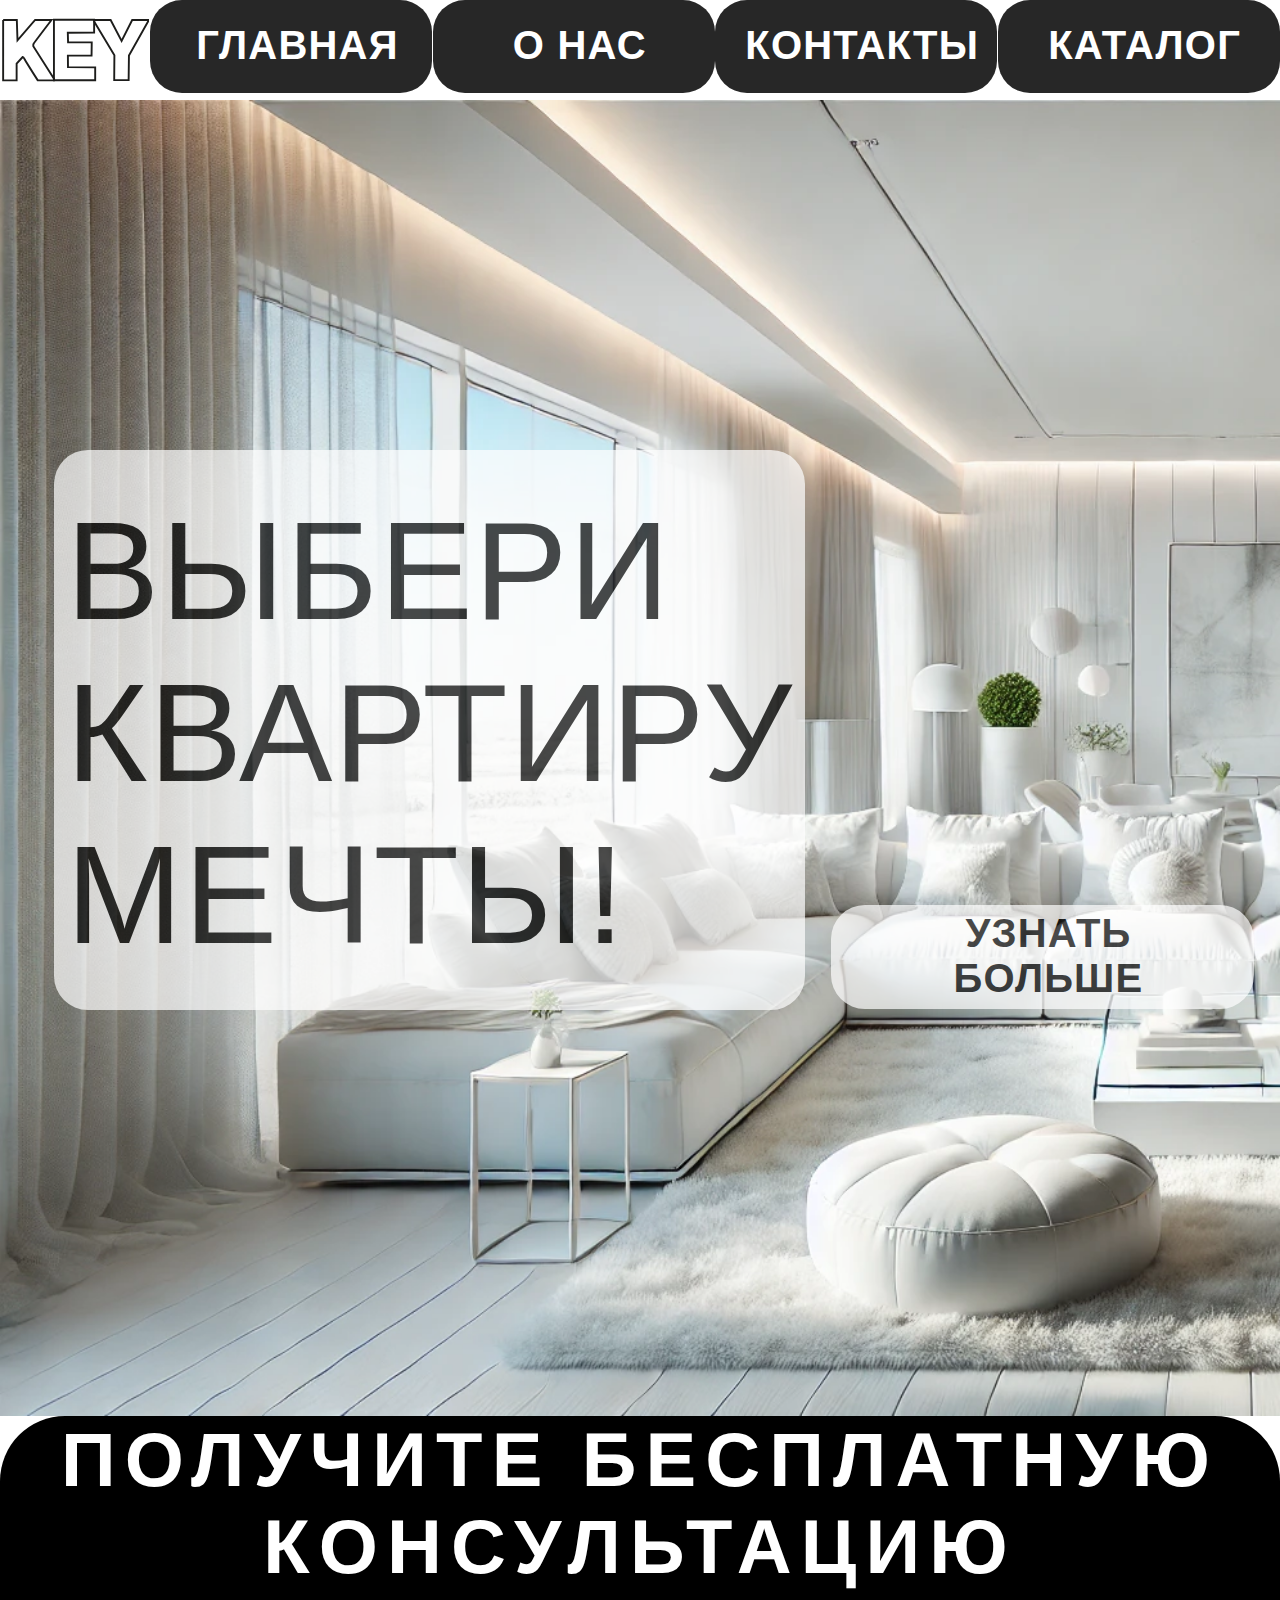
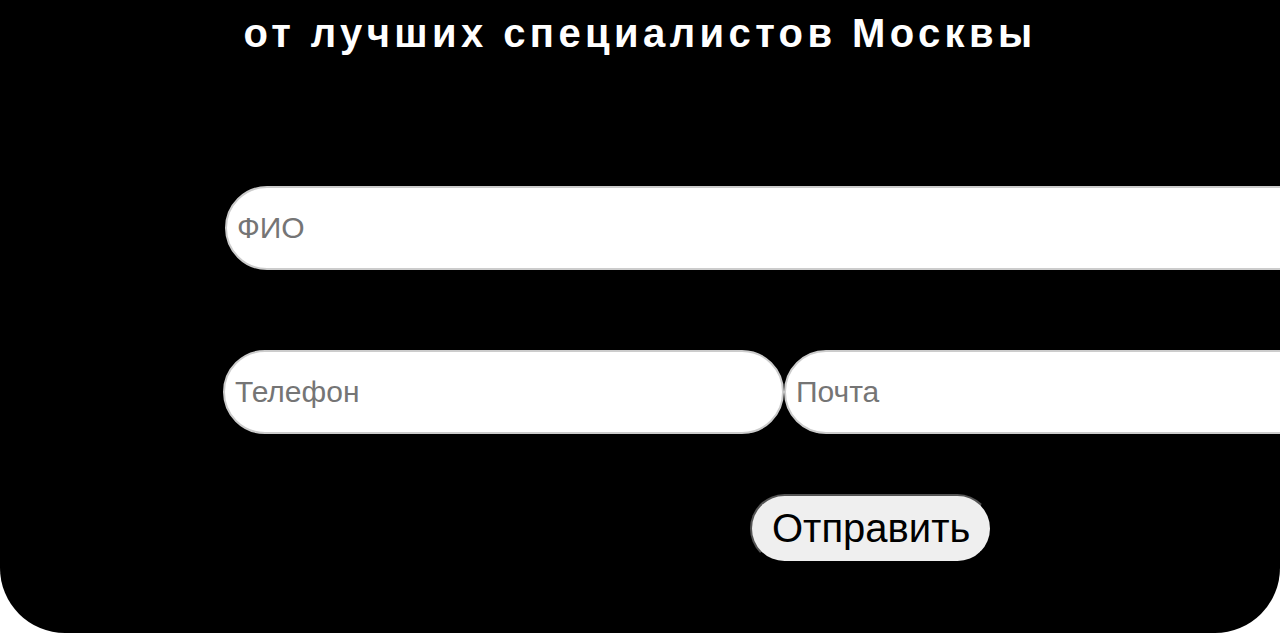
<file: index.html>
<!DOCTYPE html>
<html lang="en">
<head>
    <meta charset="UTF-8">
    <meta name="viewport" content="width=device-width, initial-scale=1.0">
    <title>KEY</title>
    <link rel="stylesheet" href="style.css"
</head>
<body>
<header>
    <div class = 'zagolovki'><img src="img\key logo.svg" height="100px"; width="150px">
        <div class = rectangle><a class = 'text' href="index.html">ГЛАВНАЯ</a></div>
        <div class = 'rectangle'><a class = 'text' href="we.html">О НАС</a></div>
        <div class = 'rectangle'><a class = 'text' href="rieltor.html">КОНТАКТЫ</a></div>
        <div class = 'rectangle'><a class = 'text' href="catalog.html">КАТАЛОГ</a></div>
    </div>
</header>
    <div class = 'osnova' hei>
        <div class = 'vbor'>
            <div class = 'text2'>ВЫБЕРИ КВАРТИРУ МЕЧТЫ!</div>
        </div>
        <div class = 'uz'>
            <div class = 'more'>
                <a class = 'text1' href = "we.html"> УЗНАТЬ БОЛЬШЕ</a>
            </div>
        </div>
    </div>
    <div class = 'cons'>
        <div class = 'texte'> ПОЛУЧИТЕ БЕСПЛАТНУЮ КОНСУЛЬТАЦИЮ</div>
        <div class = 'spec'>от лучших специалистов Москвы</div>
        <div class="input-container">
            <div class = 'fio'> <input type="text" class="input-field long-input" placeholder="ФИО"></div>
        </div>
        <div class = 'dann'>

            <div class="input-container">
                <input type="text" class="input-field short-input" placeholder="Телефон" id="phone">
            </div>
    
            <div class="input-container">
                <input type="text" class="input-field short-input" placeholder="Почта" id="email">
            </div>
    
        </div>
        <div class = 'but'><button class="butter" onclick="submitForm()">Отправить</button></div>

        <div id="message"></div>
    </div>
    

    



    <script src="js/scriptindex.js"></script>


  


  

</body>
</html>
</file>
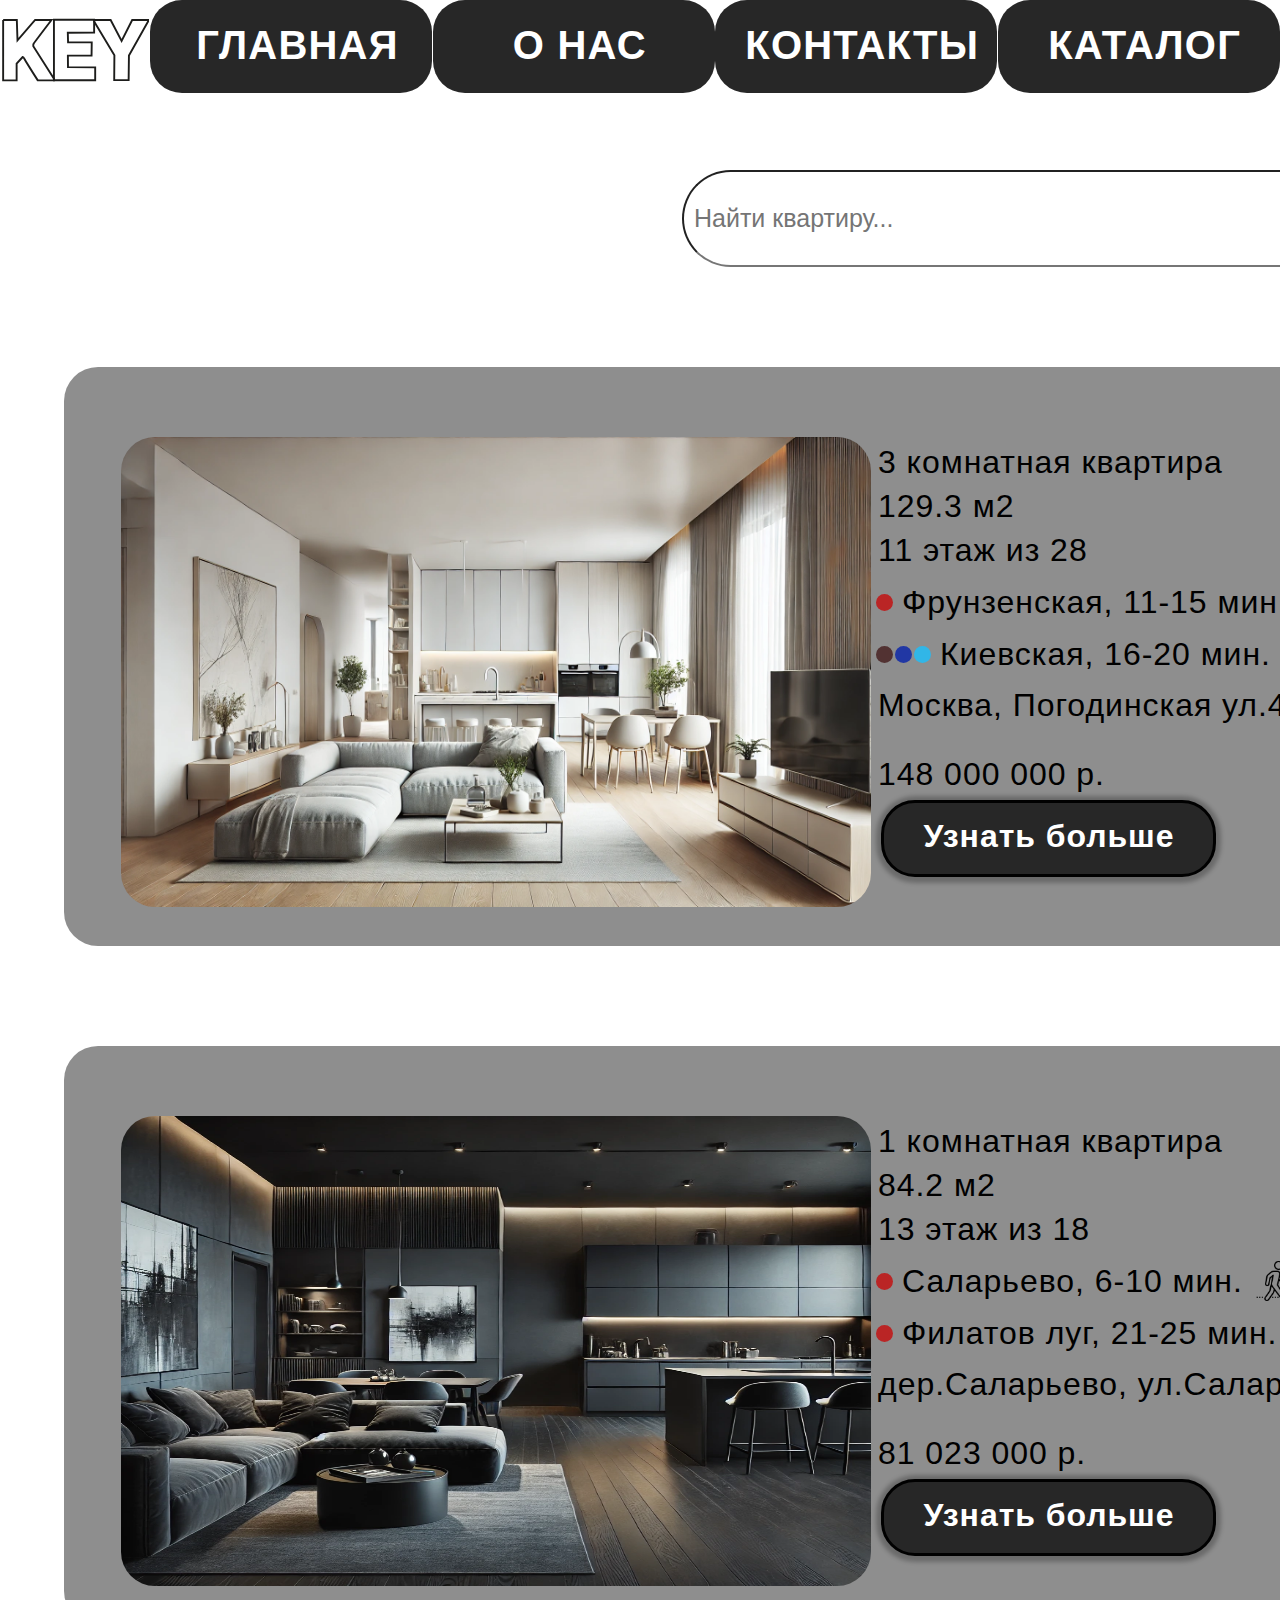
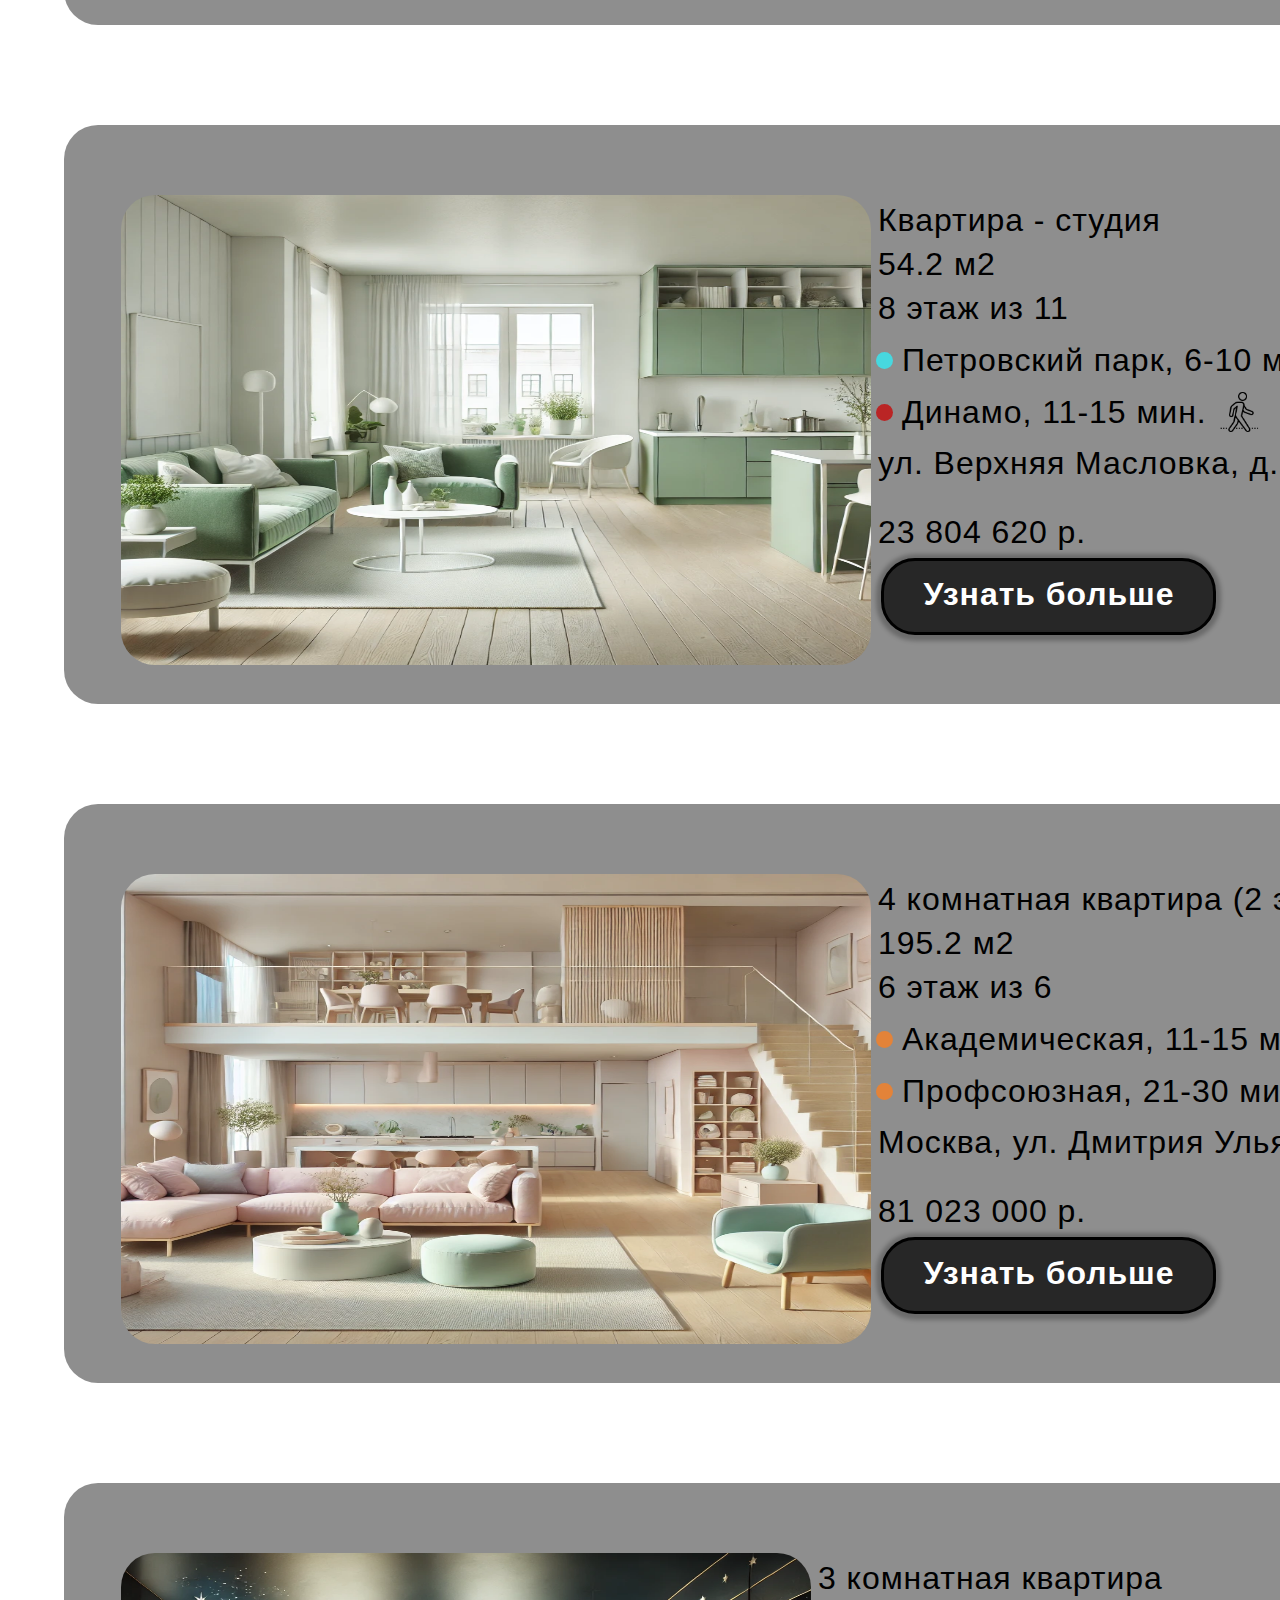
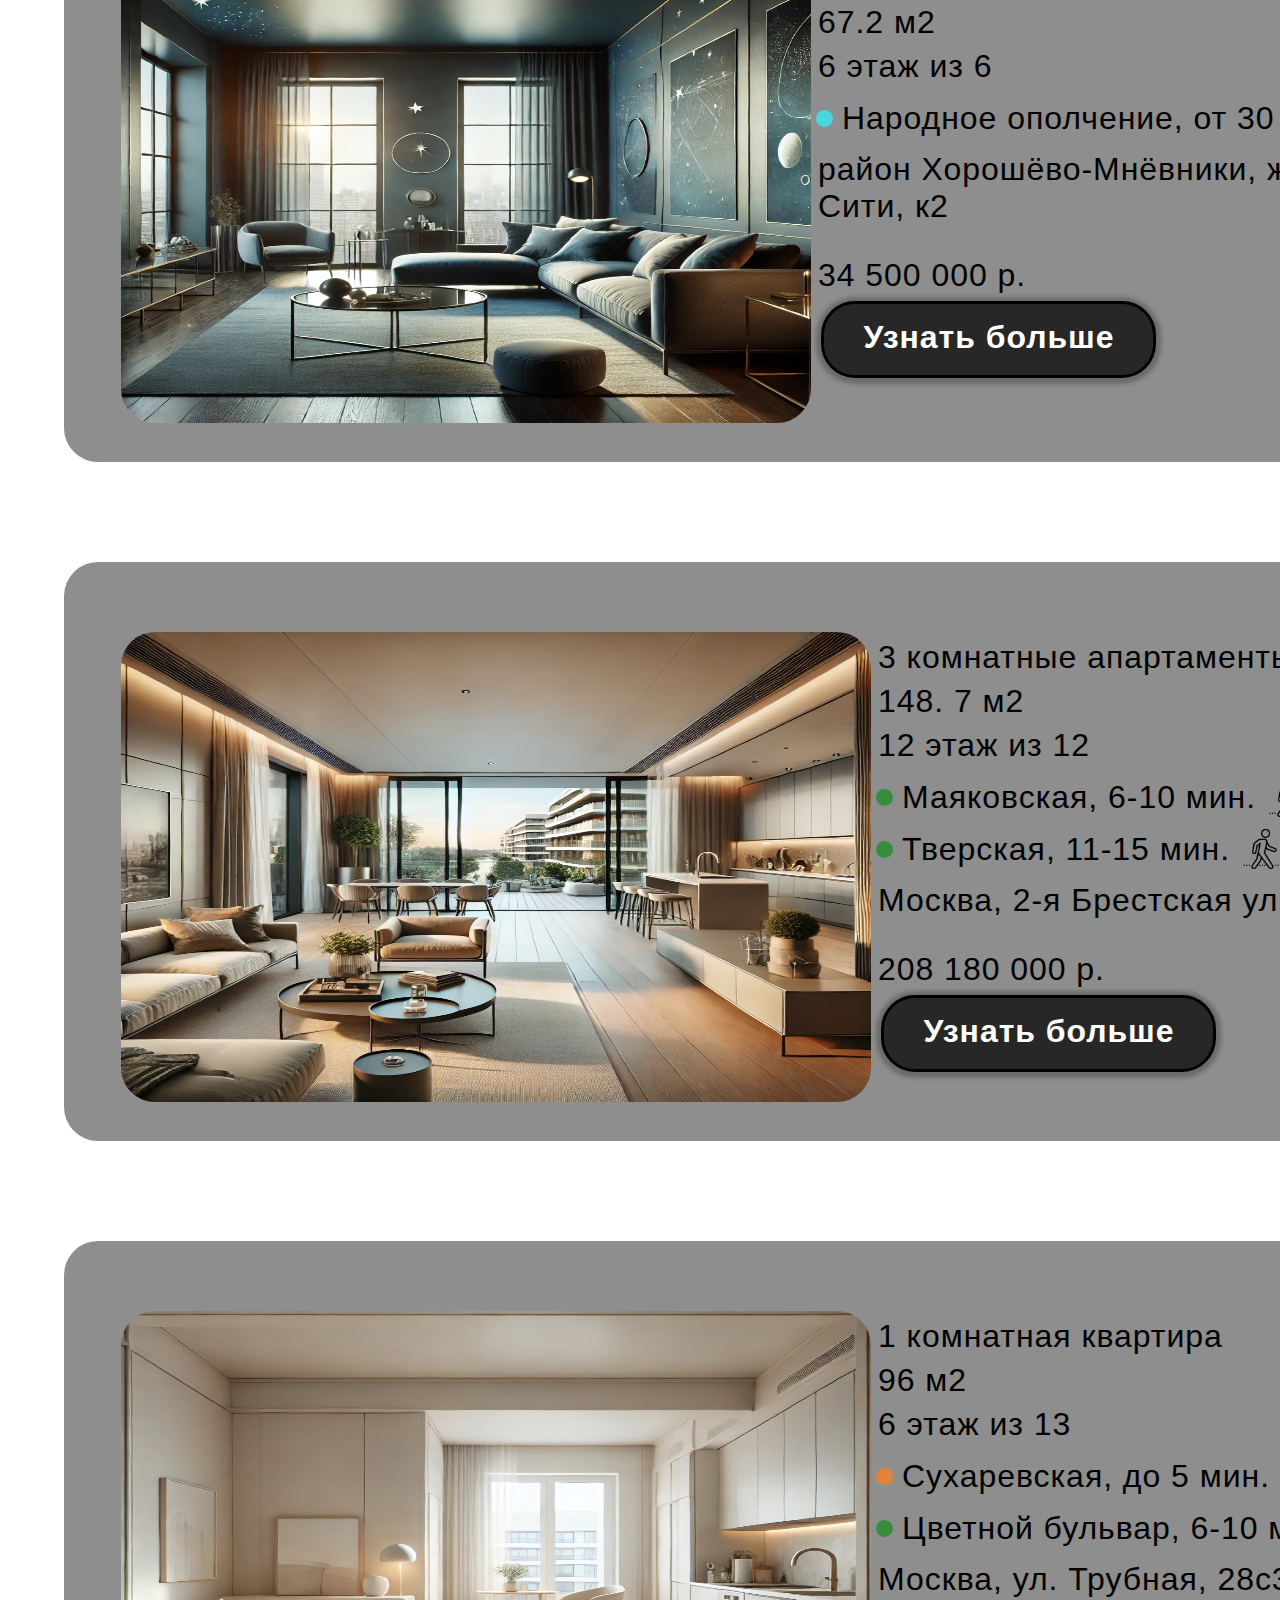
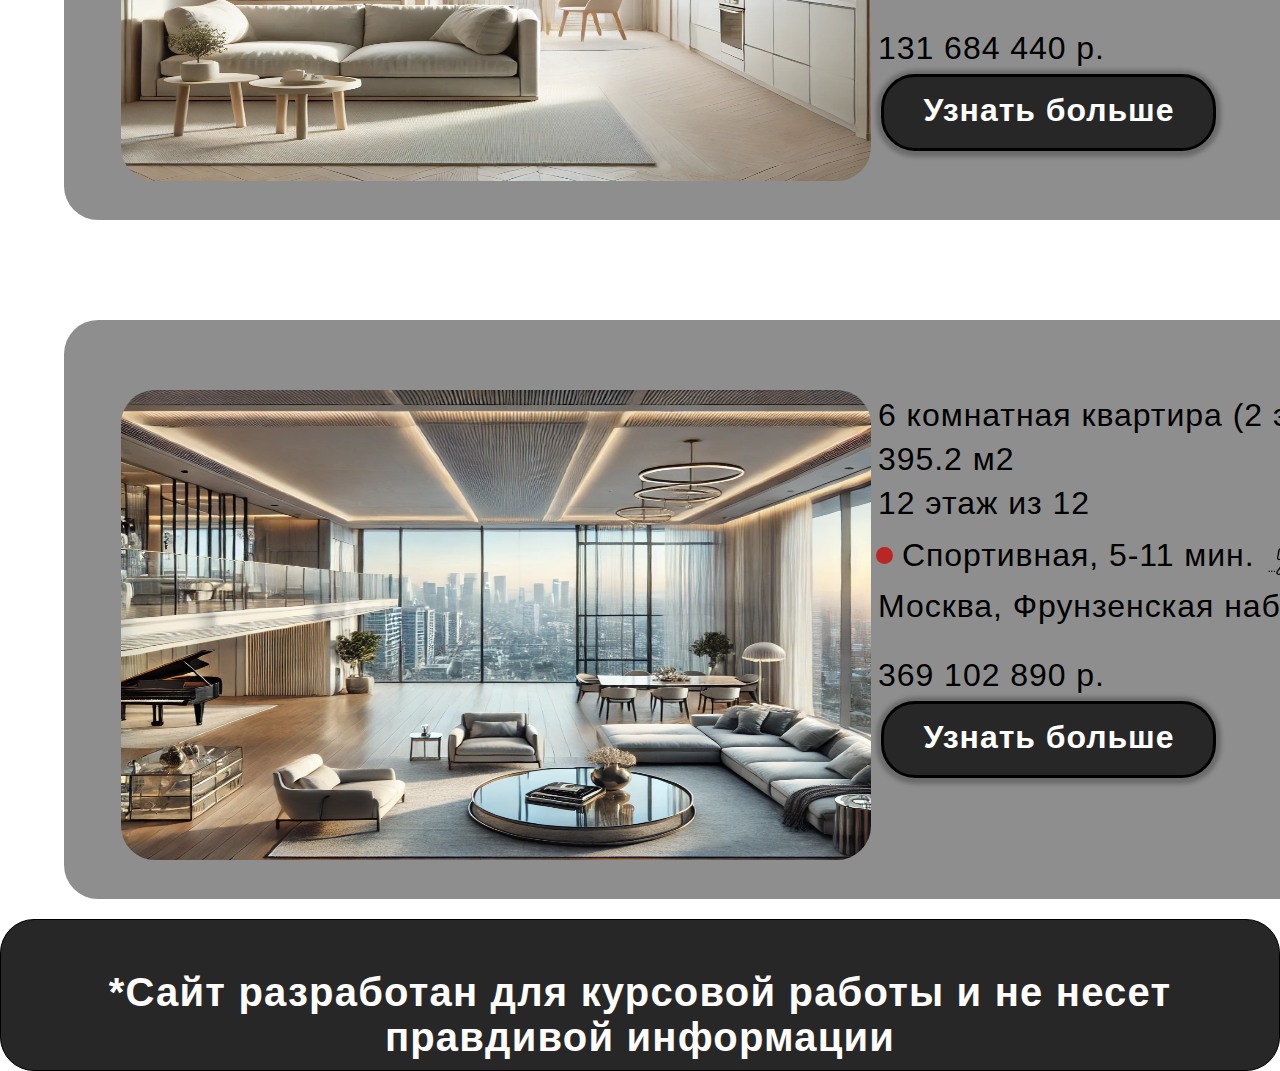
<file: catalog.html>
<!DOCTYPE html>
<html lang="en">
<head>
    <meta charset="UTF-8">
    <meta name="viewport" content="width=device-width, initial-scale=1.0">
    <title>KEY</title>
    <link rel="stylesheet" href="style.css">
</head>
<body>
    <header>
        <div class = 'zagolovki'><img src="img\key logo.svg" height="100px"; width="150px">
        <div class = rectangle><a class = 'text' href="index.html">ГЛАВНАЯ</a></div>
        <div class = 'rectangle'><a class = 'text' href="we.html">О НАС</a></div>
        <div class = 'rectangle'><a class = 'text' href="rieltor.html">КОНТАКТЫ</a></div>
        <div class = 'rectangle'><a class = 'text' href="catalog.html">КАТАЛОГ</a></div>
        </div>
    </header>
    <div class="filter">
        <label for="filterInput"></label>
        <input type="text" id="filterInput" placeholder="Найти квартиру...">
    </div>
    <div id="itemList">
        <div class="item"><div class = 'rebcatalog'>
            
                <div class = rielt>
                    <img src = 'img\tribe.webp' height="470px" width="750px">
                    <div><p class = 'ps1'>3 комнатная квартира</p>
                        <p class = 'ps1'>129.3 м2</p>
                        <p class = 'ps1'>11 этаж из 28</p>
                        <div class="circle-container">
                            <div class="circle"></div>
                            <div class="ps1">Фрунзенская, 11-15 мин.</div>
                            <img class="image" src="img\hod.png" alt="Картинка">
                        </div>
                        <div class="circle-container">
                            <div class="circle1"></div>
                            <div class="circle2"></div>
                            <div class="circle3"></div>
                            <div class="ps1">Киевская, 16-20 мин.</div>
                            <img class="image" src="img\hod.png" alt="Картинка">
                        </div>
                        <p class = 'ps1'>Москва, Погодинская ул.4</p>
                        <p></p>
                        <p></p>
                        <p class = 'ps1'>148 000 000 р.</p>
                        <div class = 'morekv'>
                            <div class = 'textcnopka'><a class="fknopka" href="more.html">Узнать больше</a></div>
                        </div>
                    </div>
                      
                </div>
            
        </div>
        
    </div>
    <div id="itemList">
        <div class="item"><div class = 'rebcatalog'>
            
                <div class = rielt>
                    <img src = 'img\blackod.png' height="470px" width="750px">
                    <div><p class = 'ps1'>1 комнатная квартира</p>
                        <p class = 'ps1'>84.2 м2</p>
                        <p class = 'ps1'>13 этаж из 18</p>
                        <div class="circle-container">
                            <div class="circle"></div>
                            <div class="ps1">Саларьево, 6-10 мин.</div>
                            <img class="image" src="img\hod.png" alt="Картинка">
                        </div>
                        <div class="circle-container">
                            <div class="circle"></div>
                            <div class="ps1">Филатов луг, 21-25 мин.</div>
                            <img class="image" src="img\hod.png" alt="Картинка">
                        </div>
                        <p class = 'ps1'>дер.Саларьево, ул.Саларьевская,
                            д.9</p>
                        <p></p>
                        <p></p>
                        <p class = 'ps1'>81 023 000 р.</p>
                        <div class = 'morekv'>
                            <div class = 'textcnopka'>Узнать больше</div>
                        </div>
                    </div>
                      
                </div>
            
        </div>
        
    </div>
    <div id="itemList">
        <div class="item"><div class = 'rebcatalog'>
            
                <div class = rielt>
                    <img src = 'img\studia.webp' height="470px" width="750px">
                    <div><p class = 'ps1'>Квартира - студия</p>
                        <p class = 'ps1'>54.2 м2</p>
                        <p class = 'ps1'>8 этаж из 11</p>
                        <div class="circle-container">
                            <div class="circle4"></div>
                            <div class="ps1">Петровский парк, 6-10 мин.</div>
                            <img class="image" src="img\hod.png" alt="Картинка">
                        </div>
                        <div class="circle-container">
                            <div class="circle"></div>
                            <div class="ps1">Динамо, 11-15 мин.</div>
                            <img class="image" src="img\hod.png" alt="Картинка">
                        </div>
                        <p class = 'ps1'>ул. Верхняя Масловка, д.20, стр.1</p>
                        <p></p>
                        <p></p>
                        <p class = 'ps1'>23 804 620 р.</p>
                        <div class = 'morekv'>
                            <div class = 'textcnopka'>Узнать больше</div>
                        </div>
                    </div>
                      
                </div>
            
        </div>
        
    </div>
    <div id="itemList">
        <div class="item"><div class = 'rebcatalog'>
            
                <div class = rielt>
                    <img src = 'img\dvaetaj.webp' height="470px" width="750px">
                    <div><p class = 'ps1'>4 комнатная квартира (2 этажа)</p>
                        <p class = 'ps1'>195.2 м2</p>
                        <p class = 'ps1'>6 этаж из 6</p>
                        <div class="circle-container">
                            <div class="circle5"></div>
                            <div class="ps1">Академическая, 11-15 мин.</div>
                            <img class="image" src="img\hod.png" alt="Картинка">
                        </div>
                        <div class="circle-container">
                            <div class="circle5"></div>
                            <div class="ps1">Профсоюзная, 21-30 мин.</div>
                            <img class="image" src="img\hod.png" alt="Картинка">
                        </div>
                        <p class = 'ps1'>Москва, ул. Дмитрия Ульянова, 31</p>
                        <p></p>
                        <p></p>
                        <p class = 'ps1'>81 023 000 р.</p>
                        <div class = 'morekv'>
                            <div class = 'textcnopka'>Узнать больше</div>
                        </div>
                    </div>
                      
                </div>
            
        </div>
        
    </div>
    <div id="itemList">
        <div class="item"><div class = 'rebcatalog'>
            
                <div class = rielt>
                    <img src = 'img\cosmo.webp' height="470px" width="750px">
                    <div><p class = 'ps1'>3 комнатная квартира</p>
                        <p class = 'ps1'>67.2 м2</p>
                        <p class = 'ps1'>6 этаж из 6</p>
                        <div class="circle-container">
                            <div class="circle4"></div>
                            <div class="ps1">Народное ополчение, от 30 мин.</div>
                            <img class="image" src="img\hod.png" alt="Картинка">
                        </div>
                        <p class = 'ps1'>район Хорошёво-Мнёвники, жк Сидней Сити, к2</p>
                        <p></p>
                        <p></p>
                        <p class = 'ps1'>34 500 000 р.</p>
                        <div class = 'morekv'>
                            <div class = 'textcnopka'>Узнать больше</div>
                        </div>
                    </div>
                      
                </div>
            
        </div>
        
    </div>
    <div id="itemList">
        <div class="item"><div class = 'rebcatalog'>
            
                <div class = rielt>
                    <img src = 'img\terrasa.webp' height="470px" width="750px">
                    <div><p class = 'ps1'>3 комнатные апартаменты</p>
                        <p class = 'ps1'>148. 7 м2</p>
                        <p class = 'ps1'>12 этаж из 12</p>
                        <div class="circle-container">
                            <div class="circle6"></div>
                            <div class="ps1">Маяковская, 6-10 мин.</div>
                            <img class="image" src="img\hod.png" alt="Картинка">
                        </div>
                        <div class="circle-container">
                            <div class="circle6"></div>
                            <div class="ps1">Тверская, 11-15 мин.</div>
                            <img class="image" src="img\hod.png" alt="Картинка">
                        </div>
                        <p class = 'ps1'>Москва, 2-я Брестская ул., 6</p>
                        <p></p>
                        <p></p>
                        <p class = 'ps1'>208 180 000 р.</p>
                        <div class = 'morekv'>
                            <div class = 'textcnopka'>Узнать больше</div>
                        </div>
                    </div>
                      
                </div>
            
        </div>
        
    </div>
    <div id="itemList">
        <div class="item"><div class = 'rebcatalog'>
            
                <div class = rielt>
                    <img src = 'img\odn.webp' height="470px" width="750px">
                    <div><p class = 'ps1'>1 комнатная квартира</p>
                        <p class = 'ps1'>96 м2</p>
                        <p class = 'ps1'>6 этаж из 13</p>
                        <div class="circle-container">
                            <div class="circle5"></div>
                            <div class="ps1">Сухаревская, до 5 мин.</div>
                            <img class="image" src="img\hod.png" alt="Картинка">
                        </div>
                        <div class="circle-container">
                            <div class="circle6"></div>
                            <div class="ps1">Цветной бульвар, 6-10 мин.</div>
                            <img class="image" src="img\hod.png" alt="Картинка">
                        </div>
                        <p class = 'ps1'>Москва, ул. Трубная, 28с3</p>
                        <p></p>
                        <p></p>
                        <p class = 'ps1'>131 684 440 р.</p>
                        <div class = 'morekv'>
                            <div class = 'textcnopka'>Узнать больше</div>
                        </div>
                    </div>
                      
                </div>
            
        </div>
        
    </div>
    <div id="itemList">
        <div class="item"><div class = 'rebcatalog'>
            
                <div class = rielt>
                    <img src = 'img\penthaus.webp' height="470px" width="750px">
                    <div><p class = 'ps1'>6 комнатная квартира (2 этажа)</p>
                        <p class = 'ps1'>395.2 м2</p>
                        <p class = 'ps1'>12 этаж из 12</p>
                        <div class="circle-container">
                            <div class="circle"></div>
                            <div class="ps1">Спортивная, 5-11 мин.</div>
                            <img class="image" src="img\hod.png" alt="Картинка">
                        </div>
                        <p class = 'ps1'>Москва, Фрунзенская наб., вл.30, стр.2</p>
                        <p></p>
                        <p></p>
                        <p class = 'ps1'>369 102 890 р.</p>
                        <div class = 'morekv'>
                            <div class = 'textcnopka'>Узнать больше</div>
                        </div>
                    </div>
                      
                </div>
            
        </div>
        
    </div>
    <footer>
        <div class = 'foot t'>
            *Сайт разработан для курсовой работы и не несет правдивой информации
        </div>
    </footer>
    <script src="js/skriptcatalog.js"></script>
</body>
</html>
</file>
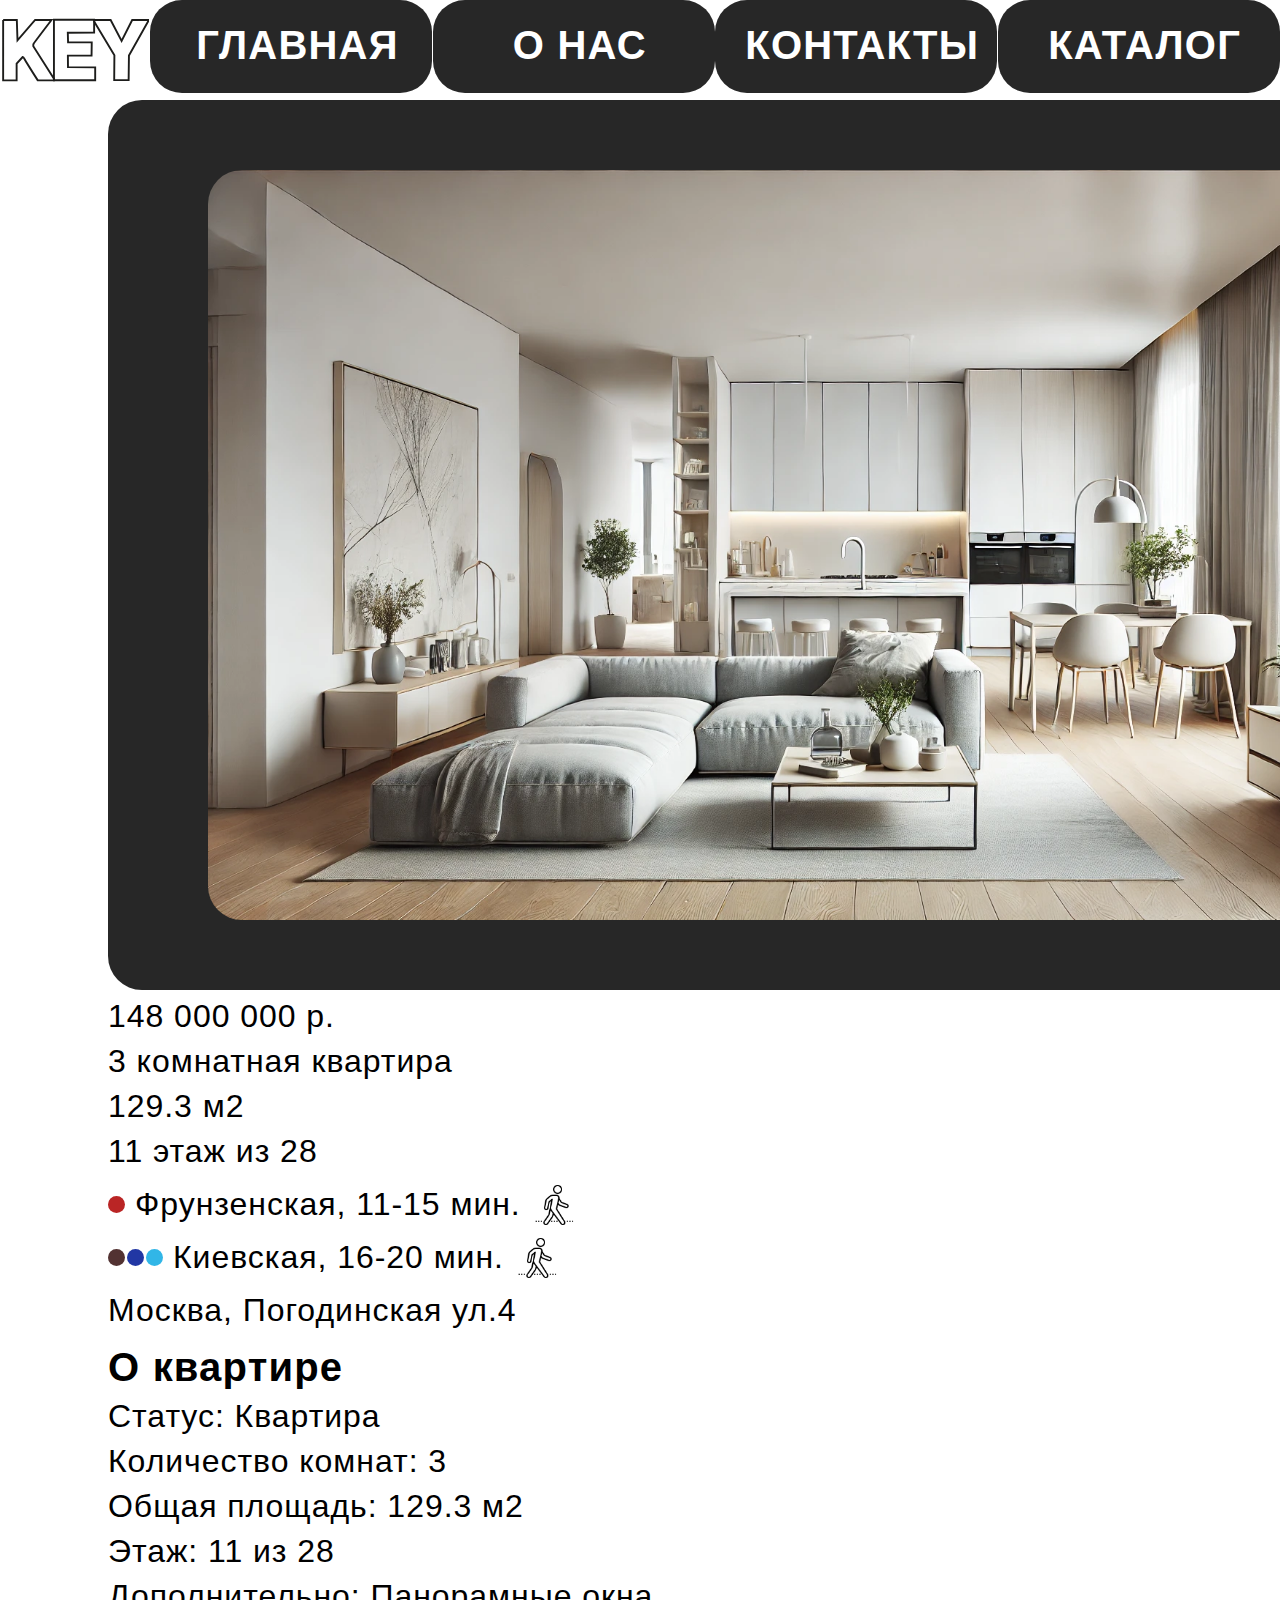
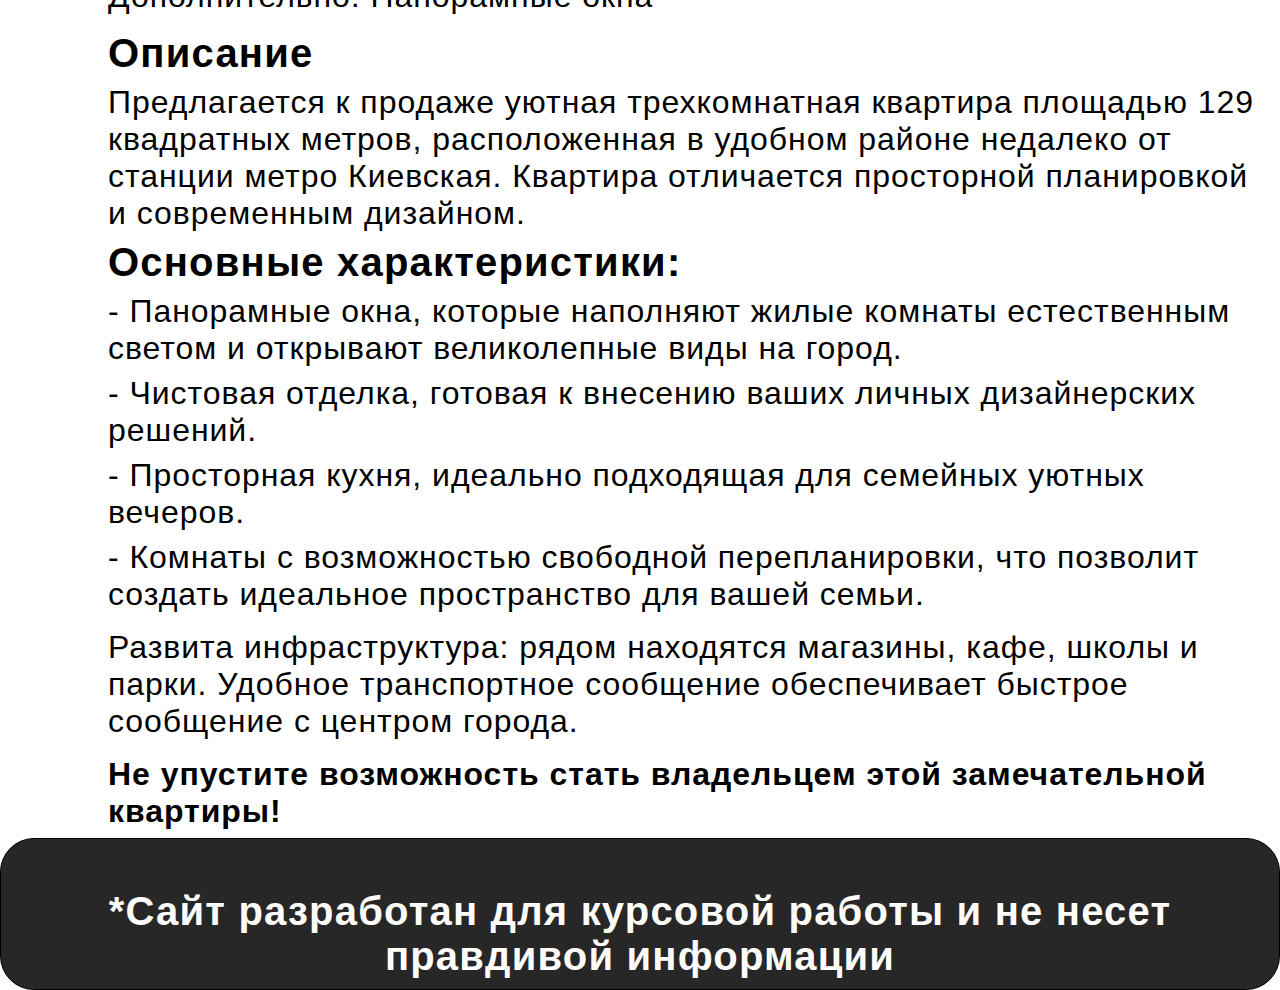
<file: more.html>
<!DOCTYPE html>
<html lang="en">
<head>
    <meta charset="UTF-8">
    <meta name="viewport" content="width=device-width, initial-scale=1.0">
    <title>KEY</title>
    <link rel="stylesheet" href="style.css">
</head>
<body>
    <header>
        <div class = 'zagolovki'><img src="img\key logo.svg" height="100px"; width="150px">
            <div class = rectangle><a class = 'text' href="index.html">ГЛАВНАЯ</a></div>
            <div class = 'rectangle'><a class = 'text' href="we.html">О НАС</a></div>
            <div class = 'rectangle'><a class = 'text' href="rieltor.html">КОНТАКТЫ</a></div>
            <div class = 'rectangle'><a class = 'text' href="catalog.html">КАТАЛОГ</a></div>
        </div>
    </header>
    <body>
        <div class = 'recgal'>
            <div id="gallery">
                <img class="photo active" src="img\kitc.webp" alt="Фото 1">
                <img class="photo" src="img\bath.webp" alt="Фото 2">
                <img class="photo" src="img\spalny1.webp" alt="Фото 3">
                <img class="photo" src="img\hall.webp" alt="Фото 4">
                <img class="photo" src="img\child.webp" alt="Фото 5">
            </div>
            <button id="next">Next</button>
        </div>
        <div>
            <p class = 'psm'>148 000 000 р.</p>
            <p class = 'psm'>3 комнатная квартира</p>
            <p class = 'psm'>129.3 м2</p>
            <p class = 'psm'>11 этаж из 28</p>
            <div class="circle-container">
                <div class="circlem"></div>
                <div class="psm1">Фрунзенская, 11-15 мин.</div>
                <img class="image" src="img\hod.png" alt="Картинка">
            </div>
            <div class="circle-container">
                <div class="circle1m"></div>
                <div class="circle2m"></div>
                <div class="circle3m"></div>
                <div class="psm1">Киевская, 16-20 мин.</div>
                <img class="image" src="img\hod.png" alt="Картинка">
            </div>
            <p class = 'psm'>Москва, Погодинская ул.4</p>
            <p></p>
            <p></p>
            <p></p>
            <p class = 'psm2'><b>О квартире</b></p>
            <p class = 'psm'>   Статус: Квартира</p>
            <p class = 'psm'>   Количество комнат: 3</p>
            <p class = 'psm'>   Общая площадь: 129.3 м2</p>
            <p class = 'psm'>   Этаж: 11 из 28</p>
            <p class = 'psm'>   Дополнительно: Панорамные окна</p>
            <p></p>
            <p></p>
            <p></p>
            <p class = 'psm2'><b>Описание</b></p>
            <p class = 'psm'>Предлагается к продаже уютная трехкомнатная квартира площадью 129 квадратных метров, расположенная в удобном районе недалеко от станции метро Киевская. Квартира отличается просторной планировкой и современным дизайном. </p>
            <p class = 'psm2'><b>Основные характеристики:</b></p>
            <p class = 'psm'>- Панорамные окна, которые наполняют жилые комнаты естественным светом и открывают великолепные виды на город.</p>
            <p class = 'psm'>- Чистовая отделка, готовая к внесению ваших личных дизайнерских решений.</p>
            <p class = 'psm'>- Просторная кухня, идеально подходящая для семейных уютных вечеров.</p>
            <p class = 'psm'>- Комнаты с возможностью свободной перепланировки, что позволит создать идеальное пространство для вашей семьи.</p>
            <p></p>
            <p></p>
            <p></p>
            <p class = psm>Развита инфраструктура: рядом находятся магазины, кафе, школы и парки. Удобное транспортное сообщение обеспечивает быстрое сообщение с центром города. </p>
            <p></p>
            <p></p>
            <p></p>
            <p class="psm"><b>Не упустите возможность стать владельцем этой замечательной квартиры!</b></p>
        </div>
        
        <footer>
        <div class = 'foot t'>
            *Сайт разработан для курсовой работы и не несет правдивой информации
        </div>
        </footer>
        <script src="https://code.jquery.com/jquery-3.6.0.min.js"></script>
        <script>
        $(document).ready(function(){
            let currentIndex = 0;
            const photos = $('.photo');
        
            $('#next').click(function(){
                photos.eq(currentIndex).removeClass('active');
                currentIndex = (currentIndex + 1) % photos.length;
                photos.eq(currentIndex).addClass('active');
            });
        });
        </script>
    
</body>
</html>
</file>
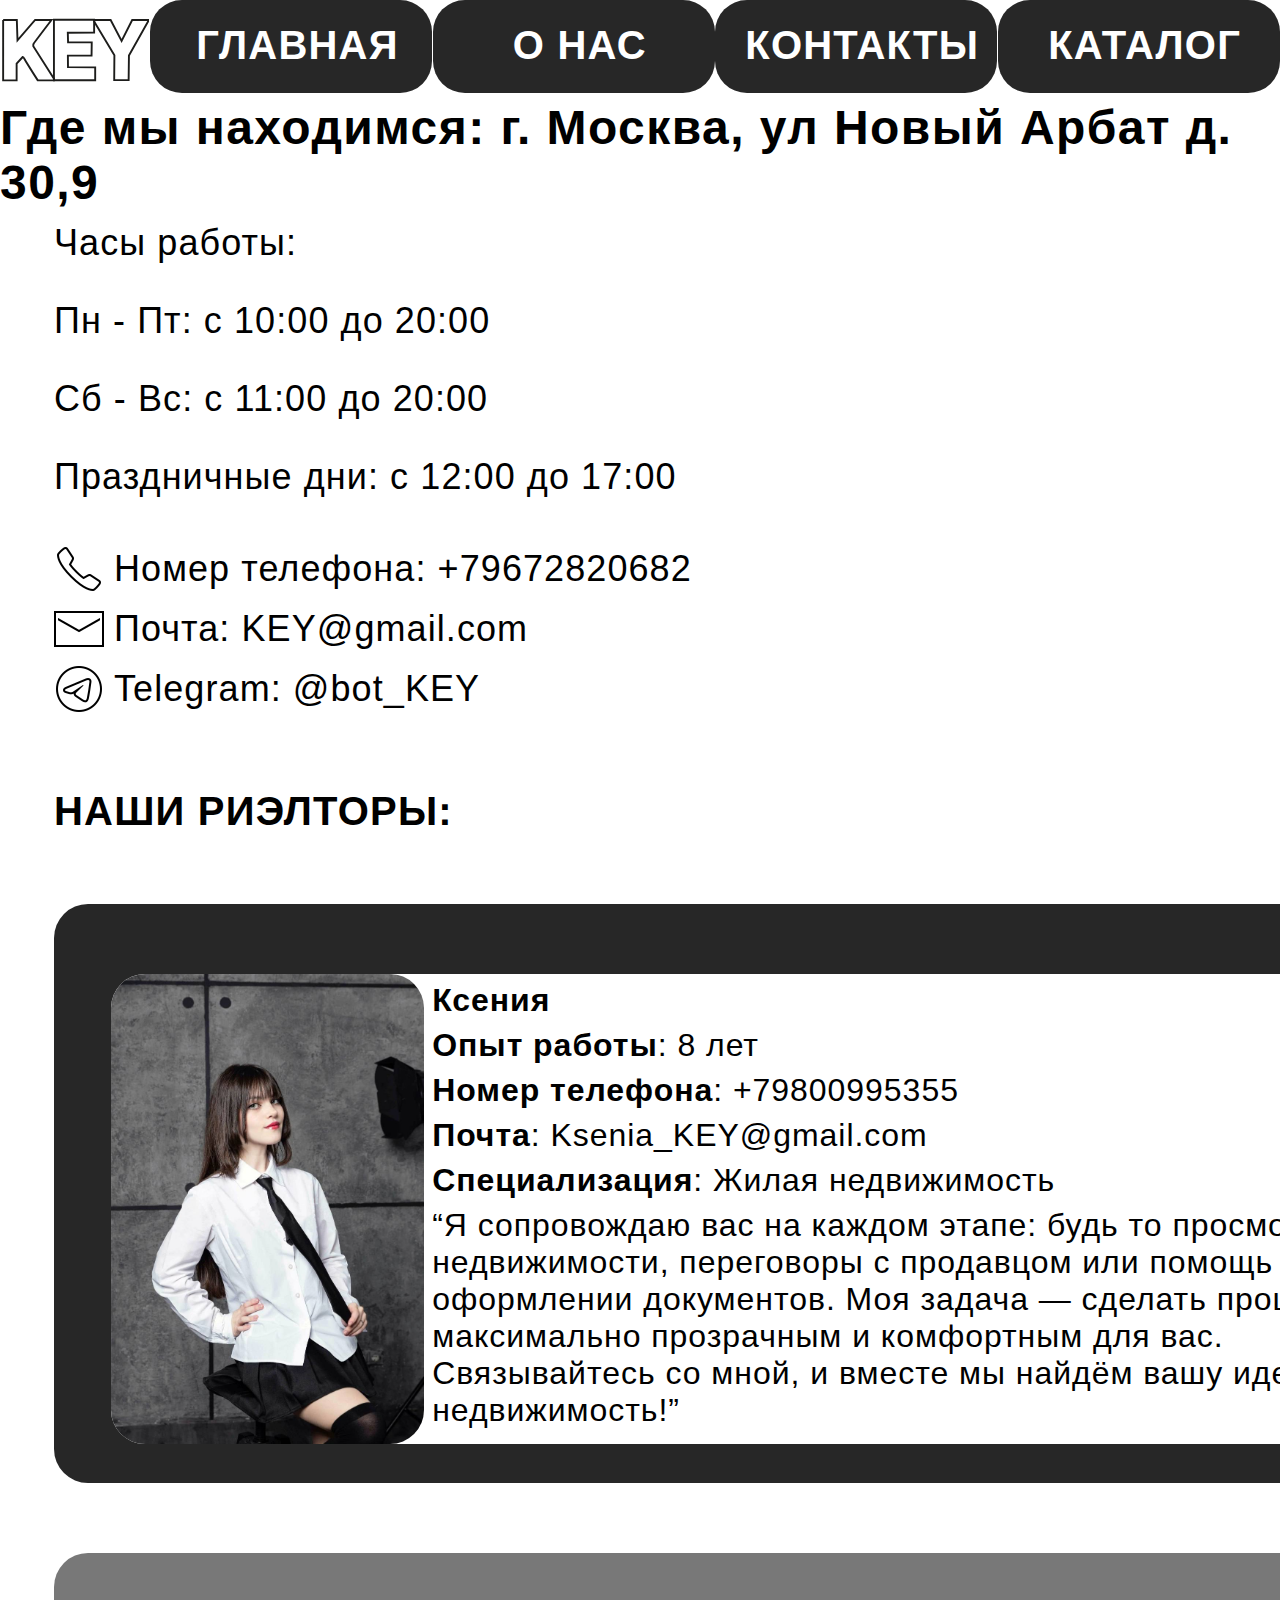
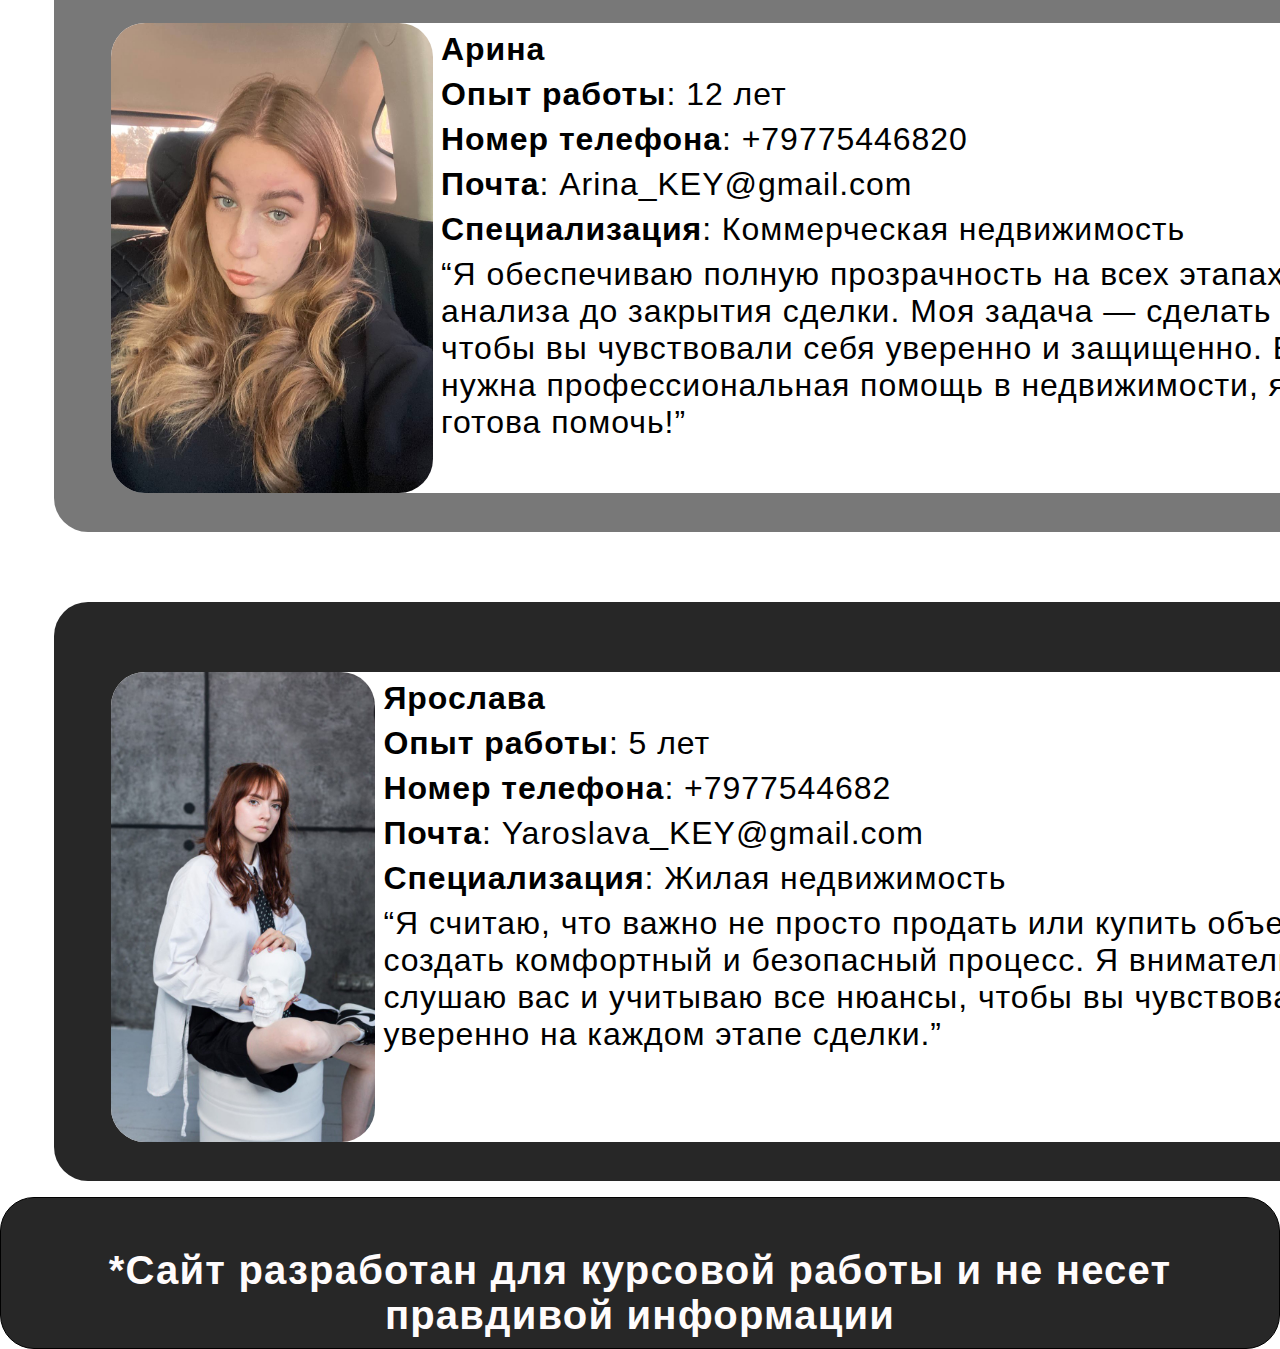
<file: rieltor.html>
<!DOCTYPE html>
<html lang="en">
<head>
    <meta charset="UTF-8">
    <meta name="viewport" content="width=device-width, initial-scale=1.0">
    <title>KEY</title>
    <link rel="stylesheet" href="style.css">
</head>
<body>
    <header>
        <div class = 'zagolovki'><img src="img\key logo.svg" height="100px"; width="150px">
            <div class = rectangle><a class = 'text' href="index.html">ГЛАВНАЯ</a></div>
            <div class = 'rectangle'><a class = 'text' href="we.html">О НАС</a></div>
            <div class = 'rectangle'><a class = 'text' href="rieltor.html">КОНТАКТЫ</a></div>
            <div class = 'rectangle'><a class = 'text' href="catalog.html">КАТАЛОГ</a></div>
        </div>
    </header>
        <div class = 'sh'>Где мы находимся: г. Москва, ул Новый Арбат д. 30,9</div>
        <script type="text/javascript" charset="utf-8" async src="https://api-maps.yandex.ru/services/constructor/1.0/js/?um=constructor%3Af8238a62ea180f057c3a8386e12ebc0de742bda3e71da709b829fe2af627ab0c&amp;width=100%25&amp;height=720&amp;lang=ru_RU&amp;scroll=true"></script>
        <div class = 'work'><p>Часы работы:</p>
            <p>Пн - Пт: с 10:00 до 20:00</p>
            <p>Сб - Вс: с 11:00 до 20:00</p>
            Праздничные дни: с 12:00 до 17:00
        </div>
        <div class="socseti">
            <div class="nom">
              <img src="img\тел.png" alt="Телефон">
              Номер телефона: +79672820682
            </div>
        
        
            <div class="nom">
              <img src="img\почта.png" alt="Телефон">
              Почта: KEY@gmail.com
            </div>
        
        
            <div class="nom">
              <img src="img\тг.png" alt="Телефон">
                Telegram: @bot_KEY
            </div>
        </div>
        <div class="rie">НАШИ РИЭЛТОРЫ:</div>
        <div class = 'reb'>
            <div class = 'rew'>
                <div class = rielt>
                    <img src = 'img\KS.jpg' height="470px" width="322px">
                    <div><p class = 'ps'><b>Ксения</b></p>
                        <p class = 'ps'><b>Опыт работы</b>: 8 лет</p>
                        <p class = 'ps'><b>Номер телефона</b>: +79800995355</p>
                        <p class = 'ps'><b>Почта</b>: Ksenia_KEY@gmail.com</p>
                        <p class = 'ps'><b>Специализация</b>: Жилая недвижимость</p>
                        <p class = 'ps'>“Я сопровождаю вас на каждом этапе: будь то просмотр недвижимости, переговоры с продавцом или помощь в оформлении документов. Моя задача — сделать процесс максимально прозрачным и комфортным для вас.   Связывайтесь со мной, и вместе мы найдём вашу идеальную недвижимость!”</p>
                    </div>
                </div>
            </div>
        </div>
        <div class = 'reg'>
            <div class = 'rew'>
                <div class = rielt>
                    <img src = 'img\Ar.jpg' height="470px" width="322px">
                    <div><p class = 'ps'><b>Арина</b></p>
                        <p class = 'ps'><b>Опыт работы</b>: 12 лет</p>
                        <p class = 'ps'><b>Номер телефона</b>: +79775446820</p>
                        <p class = 'ps'><b>Почта</b>: Arina_KEY@gmail.com</p>
                        <p class = 'ps'><b>Специализация</b>: Коммерческая недвижимость</p>
                        <p class = 'ps'>“Я обеспечиваю полную прозрачность на всех этапах: от анализа до закрытия сделки. Моя задача — сделать так, чтобы вы чувствовали себя уверенно и защищенно. Если вам нужна профессиональная помощь в недвижимости, я всегда готова помочь!”</p>
                    </div>
                </div>
            </div>
        </div>
        <div class = 'reb'>
            <div class = 'rew'>
                <div class = rielt>
                    <img src = 'img\Yr.jpg' height="470px" width="322px">
                    <div><p class = 'ps'><b>Ярослава</b></p>
                        <p class = 'ps'><b>Опыт работы</b>: 5 лет</p>
                        <p class = 'ps'><b>Номер телефона</b>: +7977544682</p>
                        <p class = 'ps'><b>Почта</b>: Yaroslava_KEY@gmail.com</p>
                        <p class = 'ps'><b>Специализация</b>: Жилая недвижимость</p>
                        <p class = 'ps'>“Я считаю, что важно не просто продать или купить объект, а создать комфортный и безопасный процесс. Я внимательно слушаю вас и учитываю все нюансы, чтобы вы чувствовали себя уверенно на каждом этапе сделки.”</p>
                    </div>
                </div>
            </div>
        </div>
        <p></p>
    <footer>
        <div class = 'foot t'>
            *Сайт разработан для курсовой работы и не несет правдивой информации
        </div>
    </footer>
</body>
</html>
</file>
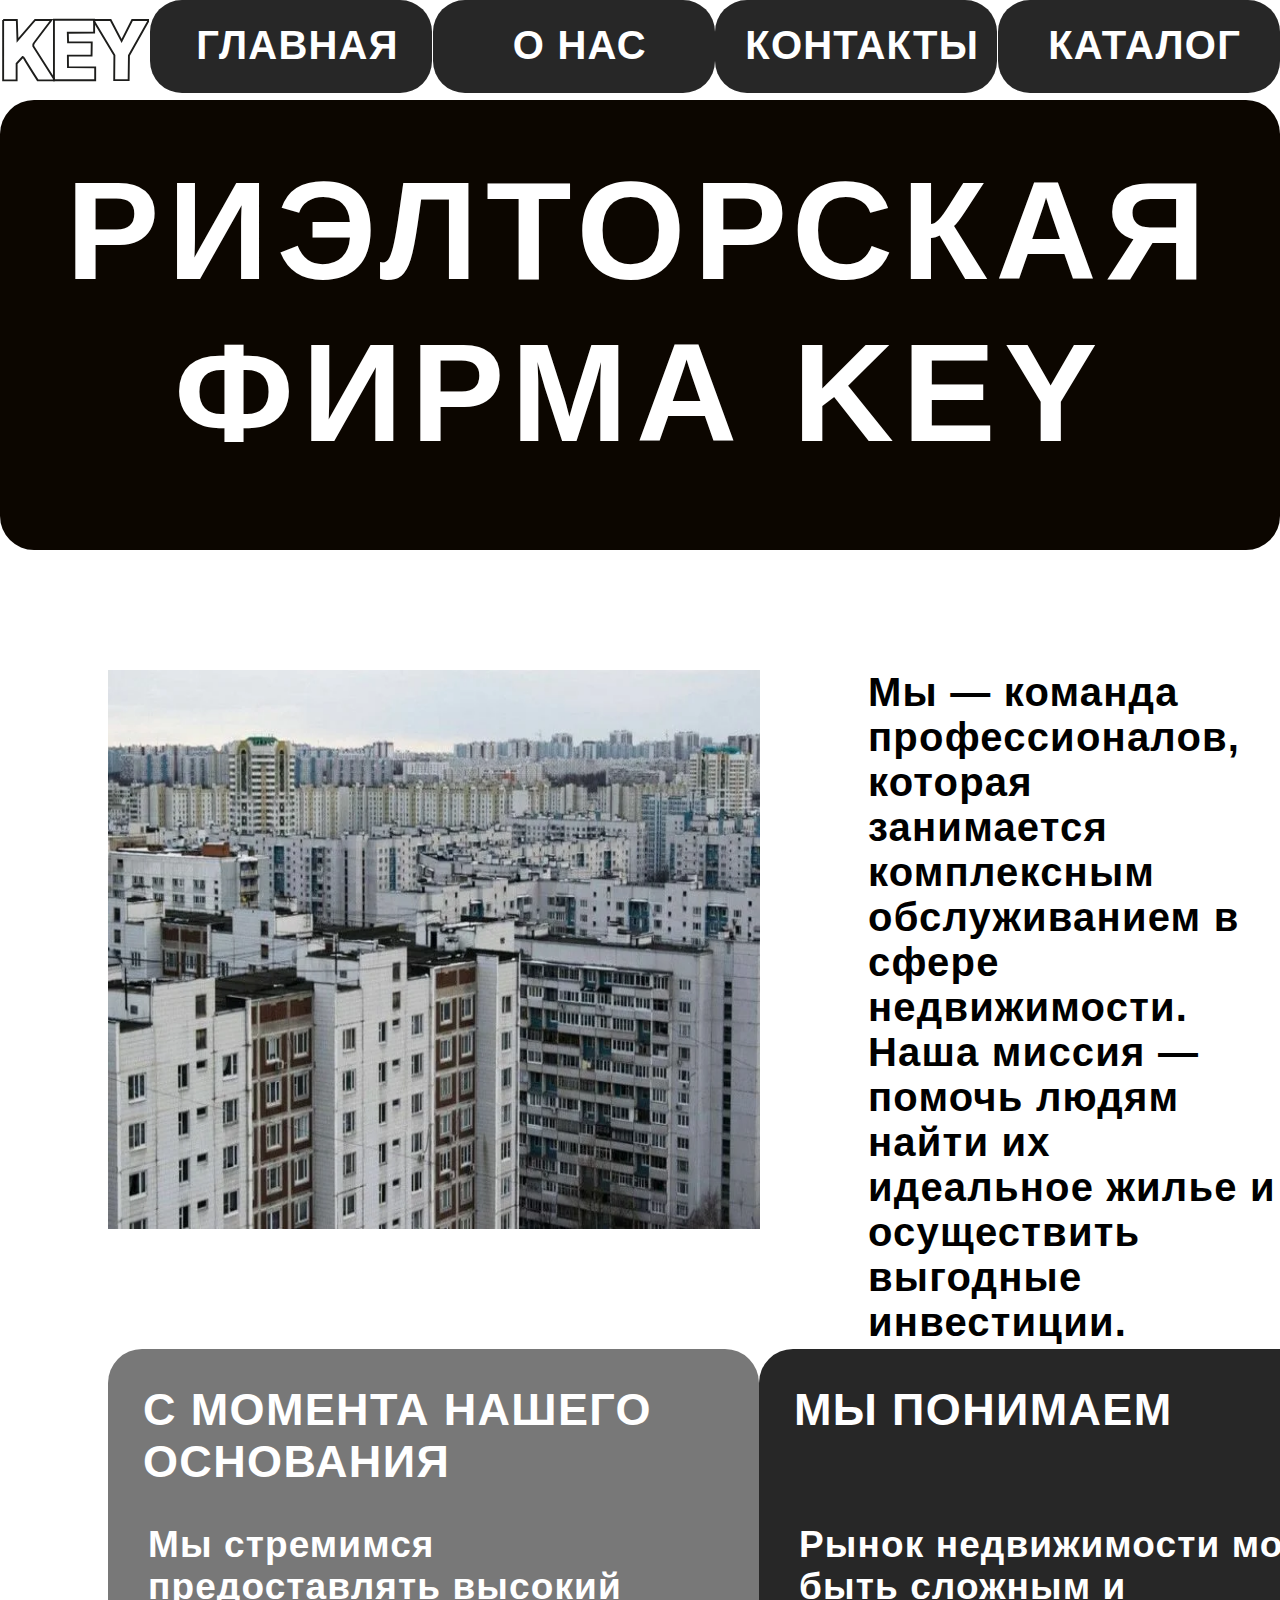
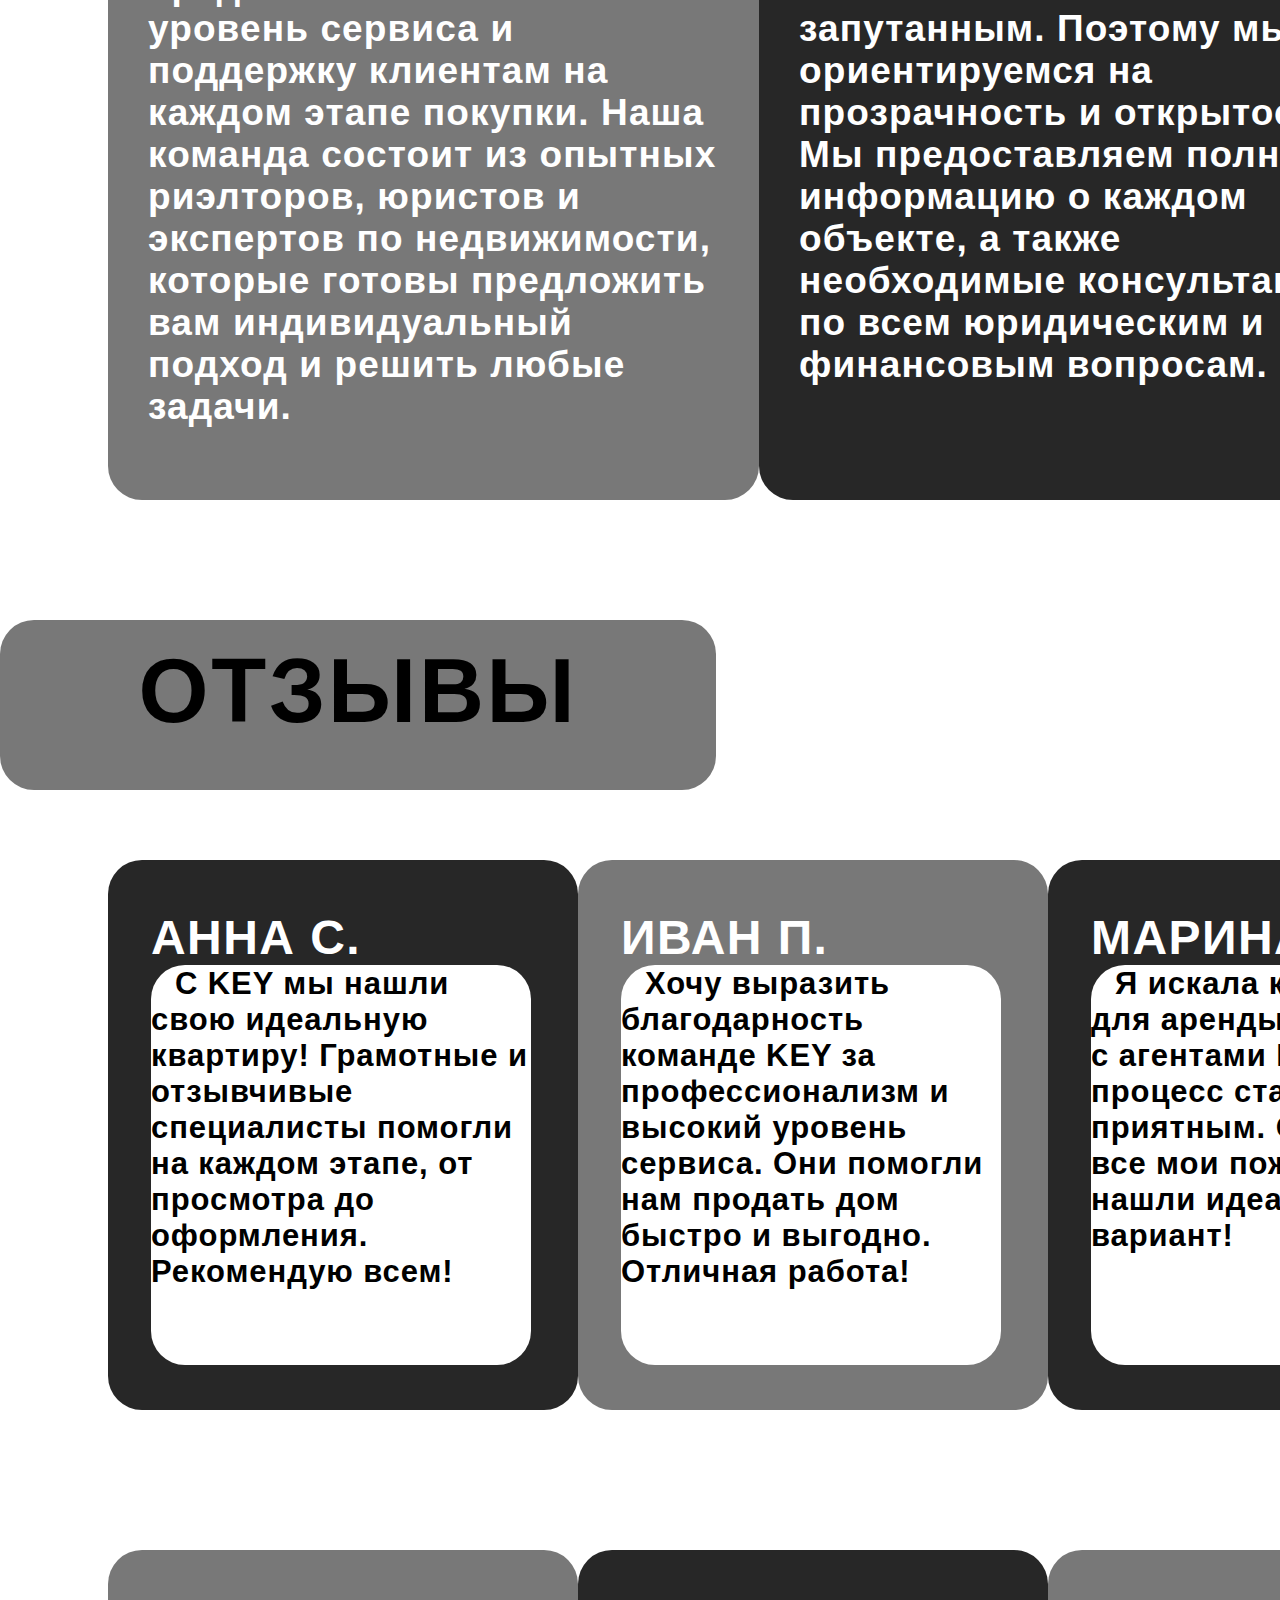
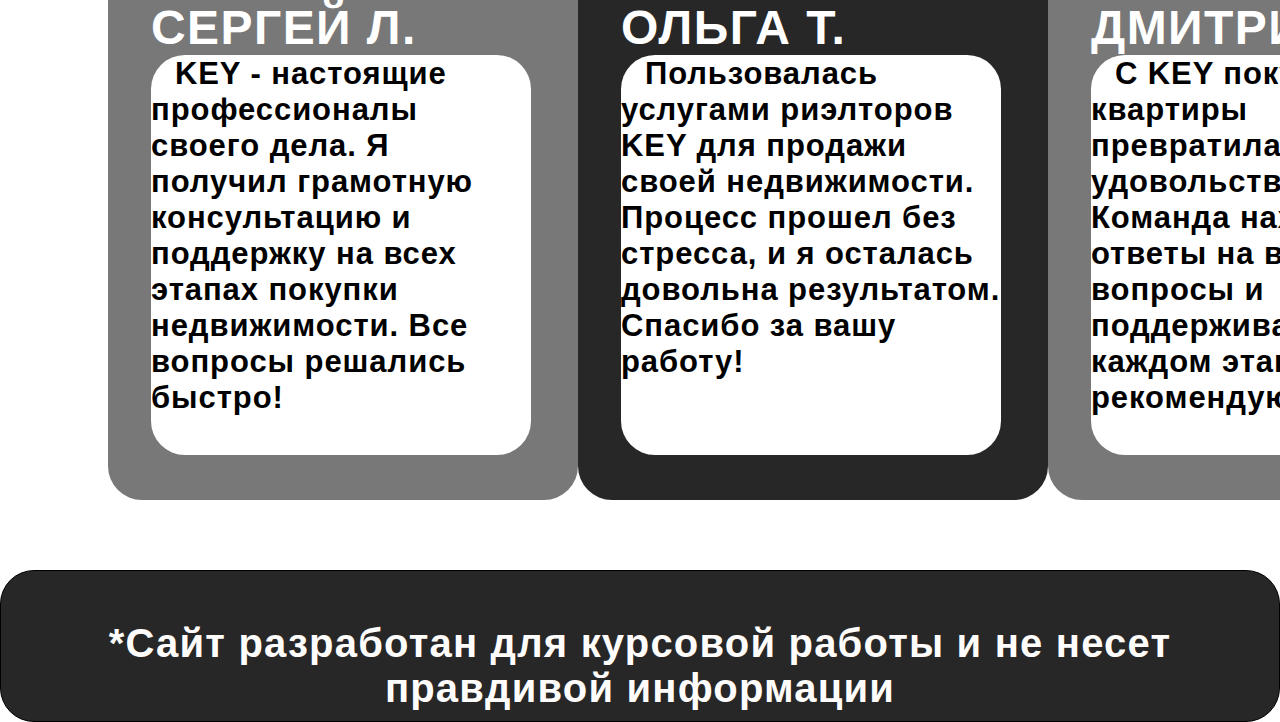
<file: we.html>
<!DOCTYPE html>
<html lang="en">
<head>
    <meta charset="UTF-8">
    <meta name="viewport" content="width=device-width, initial-scale=1.0">
    <title>Document</title>
    <link rel="stylesheet" href="style.css">
</head>
<body>
    <header>
        <div class = 'zagolovki'><img src="img\key logo.svg" height="100px"; width="150px">
            <div class = rectangle><a class = 'text' href="index.html">ГЛАВНАЯ</a></div>
            <div class = 'rectangle'><a class = 'text' href="we.html">О НАС</a></div>
            <div class = 'rectangle'><a class = 'text' href="rieltor.html">КОНТАКТЫ</a></div>
            <div class = 'rectangle'><a class = 'text' href="catalog.html">КАТАЛОГ</a></div>
        </div>
    </header>
    <div class = 'rieltor'>
        <div class = 'key'>РИЭЛТОРСКАЯ ФИРМА KEY</div>
    </div>
    <div class = 'we'>
        <img class = 'panelki' src = 'img\panelka.webp'>
        <div class = 'about'>Мы — команда профессионалов, которая занимается комплексным обслуживанием в сфере недвижимости. 
        Наша миссия — помочь людям найти их идеальное жилье и осуществить выгодные инвестиции.</div>
    </div>
    <div class = 'ggrid'>  
        <div class = 'mi'>
            <p class = 'we1'>С МОМЕНТА НАШЕГО ОСНОВАНИЯ</p>
            <p class = 'we2'>Мы стремимся предоставлять высокий уровень сервиса и поддержку клиентам на каждом этапе покупки. 
                Наша команда состоит из опытных риэлторов, юристов и экспертов по недвижимости, которые готовы предложить вам индивидуальный подход и решить любые задачи.</p>
        </div>
        <div class = 'mi1'>
            <p class = 'we1'>МЫ ПОНИМАЕМ</p>
            <p class = 'we2'>Рынок недвижимости может быть сложным и запутанным. Поэтому мы ориентируемся на прозрачность и открытость. Мы предоставляем полную информацию о каждом объекте, а также необходимые консультации по всем юридическим и финансовым вопросам.</p>
        </div>
    </div>
    <div class = 'otzv'>ОТЗЫВЫ</div>
    <div class = 'rovn'>
        <div class = 'recblack textim'>АННА С.
            <div class = 'recwhite textotzv'>
                ⠀С KEY мы нашли свою идеальную квартиру! Грамотные и отзывчивые специалисты помогли на каждом этапе, от просмотра до оформления. Рекомендую всем!
            </div>
        </div>
        <div class = 'recblack12 textim'>ИВАН П.
            <div class = 'recwhite textotzv'>
                ⠀Хочу выразить благодарность команде KEY за профессионализм и высокий уровень сервиса. Они помогли нам продать дом быстро и выгодно. Отличная работа!
            </div>
        </div>
        <div class = 'recblack textim'>МАРИНА К.
            <div class = 'recwhite textotzv'>
                ⠀Я искала квартиру для аренды долго, но с агентами KEY процесс стал легким и приятным. Они учли все мои пожелания и нашли идеальный вариант!
            </div>
        </div>
        
    </div>
    <div class = 'rovn'>
        <div class = 'recblack12 textim'> СЕРГЕЙ Л.
            <div class = 'recwhite textotzv'>
                ⠀KEY - настоящие профессионалы своего дела. Я получил грамотную консультацию и поддержку на всех этапах покупки недвижимости. Все вопросы решались быстро!
            </div>
        </div>
        <div class = 'recblack textim'> ОЛЬГА Т.
            <div class = 'recwhite textotzv'>
                ⠀Пользовалась услугами риэлторов KEY для продажи своей недвижимости. Процесс прошел без стресса, и я осталась довольна результатом. Спасибо за вашу работу!
            </div>
        </div>
        <div class = 'recblack12 textim'> ДМИТРИЙ Н.
            <div class = 'recwhite textotzv'>
                ⠀С KEY покупка квартиры превратилась в удовольствие! Команда находила ответы на все вопросы и поддерживала меня на каждом этапе. Очень рекомендую!
            </div>
        </div>
    </div>
<footer>
    <div class = 'foot t'>
        *Сайт разработан для курсовой работы и не несет правдивой информации
    </div>
</footer>
</body>
</html>
</file>
<file: style.css>
body{
    background-color: white;
    margin: 0;
    padding: 0;
    height: 100%;
}
.zagolovki{
    display: grid;
    grid-auto-flow: column;
}
.rectangle{
    background: #272727;
    border-radius: 32px;
    width: 282px;
    height: 70px;
    position: relative;
    text-align: center;
    padding-top: 23px;
}
.text{
    text-decoration: none;
    color: #ffffff;
    font-family: "San Francisco Pro Display", sans-serif;
    font-size: 40px;
    letter-spacing: 0.03em;
    font-weight: 700;
    position: relative;
    width: 213px;
    padding-left: 12px;
}
.text1{
  text-decoration: none;
  color: #000000;
  font-family: "San Francisco Pro Display", sans-serif;
  font-size: 40px;
  letter-spacing: 0.03em;
  font-weight: 700;
  position: relative;
  width: 213px;
  padding-left: 12px;
  display: inline-block;
  margin: 6px auto 0 auto; 
}
.text2{
  text-decoration: none;
  color: #000000;
  font-family: "San Francisco Pro Display", sans-serif;
  font-size: 140px;
  letter-spacing: 0.01em;
  font-weight: 500;
  position: relative;
  width: 213px;
  padding-left: 12px;
}
.osnova{
    background-image: url('img/osnova.webp');
    background-size: cover;
    height: 966px;
    margin-left: 0px;
    padding-left: 54px;
    padding-top: 350px;
    display: grid;
    grid-auto-flow: column;
}
.cons{
    background: #000000;
    border-radius: 65px;
    height: 817px;
    position: relative;
    margin: 0;
    padding: 0;
}
.texte{
  color: #ffffff;
  text-align: center;
  font-family: "San Francisco Pro Display", sans-serif;
  font-size: 76px;
  letter-spacing: 0.12em;
  font-weight: 900;
  position: relative;
  height: 195px;
}
.spec{
  color: #ffffff;
  text-align: center;
  font-family: "San Francisco Pro Display", sans-serif;
  font-size: 40px;
  letter-spacing: 0.11em;
  font-weight: 700;
  position: relative;
  height: 135px;
}
.vbor{
  background: #ffffff;
  border-radius: 34px;
  opacity: 0.7;
  height: 520px;
  width: 751px;
  position: relative;
  font-size: 128px;
  padding-top: 40px;
}
.more{
  background: #ffffff;
  border-radius: 34px;
  height: 104px;
  width: 423px;
  text-align: center;
  color: #000000;
  font-size: 48px;
  letter-spacing: 0.03em;
  font-weight: 400;
  text-decoration: none;
  position: relative;
  }
  .uz{
    padding-top: 455px;
    opacity: 0.7;
  }
  .input-container {
    margin: 40px 0;
}
.fio{
  padding-left: 225px;
}
.dann{
  display: grid;
  grid-auto-flow: column;
  padding-left: 223px;
  
}
.input-field {
    border-radius: 71px;
    border: 2px solid #ccc;
    padding: 10px;
    font-size: 30px;
}
.long-input {
    width: 1270px;
    height: 60px;
}
.short-input {
    width: 537px;
    height: 60px;
}
.butter {
    border-radius: 71px;
    padding: 10px 20px;
    font-size: 40px;
    margin-top: 20px;

}
.but{
  padding-left: 750px;
}
.butter:hover{
  color: #787878;
}
.button:hover{
  color: #787878
}

/* классы для страницы О НАС*/

.rieltor{
    background: #0c0600;
  border-radius: 34px;
  height: 400px;
  position: relative;
  padding-top: 50px;
}
.key{
  color: #ffffff;
  text-align: center;
  font-family: "San Francisco Pro Display", sans-serif;
  font-size: 140px;
  letter-spacing: 0.06em;
  font-weight: 600;
  position: relative;
}
.we{
  display: grid;
  grid-template-columns: repeat(2, 2fr);
}
.panelki{
  height: 559px;
  width: 652px;
  position: relative;
  padding-left: 108px;
  padding-top: 120px;
}
.about{
  color: #000000;
  text-align: left;
  font-family: "SfProDisplay-Semibold", sans-serif;
  font-size: 40px;
  letter-spacing: 0.03em;
  font-weight: 600;
  position: relative;
  height: 455px;
  padding-top: 120px;
  padding-left: 108px;
}

.mi{
  background: #787878;
  border-radius: 34px;
  height: 751px;
  width: 651px;
  position: relative;

}
.mi1{
  background: #272727;
  border-radius: 34px;
  height: 751px;
  width: 651px;
  position: relative;
}
.ggrid{
  display: grid;
  grid-auto-flow: column;
  padding-left: 108px;
  padding-top: 120px;
  padding-bottom: 120px;
}
.otzv{
  padding-top: 120px;
  background: #787878;
  border-radius: 34px;
  height: 150px;
  width: 716px;
  position: relative;
  font-size: 90px;
  text-align: center;
  padding-top: 20px;color: #000000;
  text-align: left;
  font-family: "SfProDisplay-Black", sans-serif;
  font-size: 90px;
  letter-spacing: 0.03em;
  font-weight: 900;
  text-align: center;
  
}
.we1{
  color: #ffffff;
  text-align: left;
  font-family: "SfProDisplay-Black", sans-serif;
  font-size: 45px;
  letter-spacing: 0.03em;
  font-weight: 900;
  position: relative;
  height: 100px;
  margin: 35px;
}
.we2{
  color: #ffffff;
  text-align: left;
  font-family: "SfProDisplay-Semibold", sans-serif;
  font-size: 37px;
  letter-spacing: 0.03em;
  font-weight: 600;
  position: relative;
  text-align: left;
  margin: 40px
}
.rovn{
  padding-left: 108px;
  padding-top: 70px;
  padding-bottom: 70px;
  display: grid;
  grid-auto-flow: column;
}
.recblack{
  background: #272727;
  border-radius: 34px;
  height: 500px;
  width: 427px;
  position: relative;
  padding-top: 50px;
  padding-left: 43px;
}
.recblack12{
  background: #787878;
  border-radius: 34px;
  height: 500px;
  width: 427px;
  position: relative;
  padding-top: 50px;
  padding-left: 43px;
}
.recwhite{
  background: #ffffff;
  border-radius: 34px;
  height: 400px;
  width: 380px;
  position: relative;
}
.textotzv{
  color: #000000;
  text-align: left;
  font-family: "SfProDisplay-Semibold", sans-serif;
  font-size: 31px;
  letter-spacing: 0.03em;
  font-weight: 600;
  position: relative;
}
.textim{
  color: #ffffff;
  text-align: left;
  font-family: "SfProDisplay-Bold", sans-serif;
  font-size: 48px;
  letter-spacing: 0.03em;
  font-weight: 700;
  position: relative;
}
/*классы для страницы контакты*/
.socseti {
  display: flex;
  flex-direction: column; /* Элементы будут располагаться вертикально */
  padding-top: 140px;
  padding-left: 54px;
}

.socseti .nom {
  display: flex; 
  align-items: center; 
  margin: 5px 0; 
  color: #000000;
  text-align: left;
  font-family: "SfProDisplay-Regular", sans-serif;
  font-size: 36px;
  letter-spacing: 0.03em;
  font-weight: 400;
  position: relative;
}

.socseti img {
  margin-right: 10px; 
  width: 50px; 
  height: 50px; 
}


.sh{
  color: #000000;
  text-align: left;
  font-family: "SfProDisplay-Semibold", sans-serif;
  font-size: 48px;
  letter-spacing: 0.03em;
  font-weight: 600;
  position: relative;
  height: 86px;
}
.work{
  color: #000000;
  text-align: left;
  font-family: "SfProDisplay-Regular", sans-serif;
  font-size: 36px;
  letter-spacing: 0.03em;
  font-weight: 400;
  position: relative;
  height: 177px;
  margin-top: 0px;
  padding-left: 54px;
}
.rie{
  color: #000000;
  text-align: left;
  font-family: "SfProDisplay-Semibold", sans-serif;
  font-size: 40px;
  letter-spacing: 0.03em;
  font-weight: 600;
  position: relative;
  padding-top: 70px;
  padding-left: 54px;
}
.reb{
  background: #272727;
  border-radius: 34px;
  height: 509px;
  width: 1398px;
  position: relative;
  margin-left: 54px;
  margin-top: 70px;
  padding-left: 57px;
  padding-top: 70px;
}
.reg{
  background-color: #787878;
  border-radius: 34px;
  height: 509px;
  width: 1398px;
  position: relative;
  margin-left: 54px;
  margin-top: 70px;
  padding-left: 57px;
  padding-top: 70px;
}
.rew{
  background: #ffffff;
  border-radius: 34px;
  height: 470px;
  width: 1326px;
  position: relative;
}
.rielt{
  display: flex;
  flex-direction: row; /* Элементы будут располагаться вертикально */
  color: #000000;
  text-align: left;
  position: relative; 
  font-family: "SfProDisplay-Regular", sans-serif;
  font-size: 32px;
  letter-spacing: 0.03em;
  font-weight: 400;
}
.ps{
  margin: 8px;
  color: #000000;
  text-align: left;
  position: relative; 
  font-family: "SfProDisplay-Regular", sans-serif;
  font-size: 32px;
  letter-spacing: 0.03em;
  font-weight: 400;
}

/*классы для футер*/
.foot{
  background: #272727;
  border-radius: 34px;
  border-style: solid;
  border-color: #000000;
  border-width: 1px;
  height: 100px;
  position: relative;
  padding-top: 50px;
}
.t{
  color: #fffcfc;
  text-align: center;
  font-family: "SfProDisplay-Bold", sans-serif;
  font-size: 40px;
  letter-spacing: 0.03em;
  font-weight: 700;
  position: relative;
}
/*каталог*/
.rielt img{
  border-radius: 34px;
}
.filter { 
  margin-bottom: 20px; 
}
#filterInput {
  margin-top: 70px;
  width: 918px;         /* Ширина */
  height: 73px;        /* Высота */
  border-radius: 119px; /* Закругленные углы */
  padding: 10px;       /* Отступы внутрь */
  font-size: 25px;     /* Размер шрифта */
  text-align: left;
  margin-left: 682px;
}
.item {
   margin: 10px 0; 
   padding: 10px; 
  }
  .rebcatalog{
    background: #8e8e8e;
    border-radius: 34px;
    height: 509px;
    width: 1398px;
    position: relative;
    margin-left: 54px;
    margin-top: 70px;
    padding-left: 57px;
    padding-top: 70px;
  }
  .circle-container {
    display: flex;
    align-items: center;
}

.circle {
    width: 17px;
    height: 17px;
    border-radius: 50%;
    background-color: #BA2525;
    margin-right: 2px;
    margin-left: 5px;
}
.circle1 {
  width: 17px;
  height: 17px;
  border-radius: 50%;
  background-color: #523232;
  margin-right: 2px;
  margin-left: 5px;
}
.circle2 {
  width: 17px;
  height: 17px;
  border-radius: 50%;
  background-color: #2137A4;
  margin-right: 2px;
  
}
.circle3 {
  width: 17px;
  height: 17px;
  border-radius: 50%;
  background-color: #31B6E7;
  margin-right: 2px;
  
}
.circle4 {
  width: 17px;
  height: 17px;
  border-radius: 50%;
  background-color: #47D8DF;
  margin-right: 2px;
  margin-left: 5px;
}

.circle5 {
  width: 17px;
  height: 17px;
  border-radius: 50%;
  background-color: #E38339;
  margin-right: 2px;
  margin-left: 5px;
}
.circle6 {
  width: 17px;
  height: 17px;
  border-radius: 50%;
  background-color: #9d9d9d;
  margin-right: 2px;
  margin-left: 5px;
}
.circle6 {
  width: 17px;
  height: 17px;
  border-radius: 50%;
  background-color: #388d3d;
  margin-right: 2px;
  margin-left: 5px;
}

.image {
    width: 52px;
    height: 52px;
}
  
.ps1{
    margin: 8px;
    color: #000000;
    text-align: left;
    position: relative; 
    font-family: "SfProDisplay-Regular", sans-serif;
    font-size: 32px;
    letter-spacing: 0.03em;
    font-weight: 500;
    margin: 7px;
  }
.morekv{
    background: #272727;
    border-radius: 34px;
    border-style: solid;
    height: 71px;
    width: 329px;
    position: relative;
    box-shadow: 0px 1px 4px 5px rgba(0, 0, 0, 0.25);
    margin-left: 10px;
  }
.textcnopka{
  color: #ffffff;
  font-family: "SfProDisplay-Semibold", sans-serif;
  font-size: 32px;
  letter-spacing: 0.03em;
  font-weight: 600;
  text-align: center;
  margin-top: 15px;
  margin-left: 15px;
  text-decoration: none;
  position: relative;
  width: 300px;
  height: 52px;
}
.fknopka{
  text-decoration: none;
  color: white;

}
/*more*/

#gallery {
  width: 1306px;
  height: 750px;
  overflow: hidden;
  position: relative;
  border-radius: 34px;
}
.photo {
  position: absolute;
  width: 100%;
  height: 100%;
  display: none;
}
.active {
  display: block;
}
.recgal{
  background: #272727;
  border-radius: 34px;
  height: 820px;
  width: 1408px;
  position: relative;
  padding-left: 100px;
  padding-top: 70px;
  margin-left: 108px;
}
#next{
  background: #787878;
  border-radius: 15px;
  margin-left: 1200px;
  margin-top: 20px;
  color: white;
  width: 100px;
  height: 40px;
  text-align: center;
  font-family: "SfProDisplay-Bold", sans-serif;
  font-size: 20px;
  letter-spacing: 0.03em;
  font-weight: 700;
  position: relative;
}
.psm{
  margin: 8px;
  color: #000000;
  text-align: left;
  position: relative; 
  font-family: "SfProDisplay-Regular", sans-serif;
  font-size: 32px;
  letter-spacing: 0.03em;
  font-weight: 500;
  margin-left: 108px;
}
.psm1{
  margin: 8px;
  color: #000000;
  text-align: left;
  position: relative; 
  font-family: "SfProDisplay-Regular", sans-serif;
  font-size: 32px;
  letter-spacing: 0.03em;
  font-weight: 500;
}
.psm2{
  margin: 8px;
  color: #000000;
  text-align: left;
  position: relative; 
  font-family: "SfProDisplay-Regular", sans-serif;
  font-size: 40px;
  letter-spacing: 0.03em;
  font-weight: 500;
  margin-left: 108px;
}
.circlem {
  width: 17px;
  height: 17px;
  border-radius: 50%;
  background-color: #BA2525;
  margin-right: 2px;
  margin-left: 108px;
}
.circle1m {
width: 17px;
height: 17px;
border-radius: 50%;
background-color: #523232;
margin-right: 2px;
margin-left: 108px;
}
.circle2m {
width: 17px;
height: 17px;
border-radius: 50%;
background-color: #2137A4;
margin-right: 2px;

}
.circle3m {
width: 17px;
height: 17px;
border-radius: 50%;
background-color: #31B6E7;
margin-right: 2px;

}
</file>
